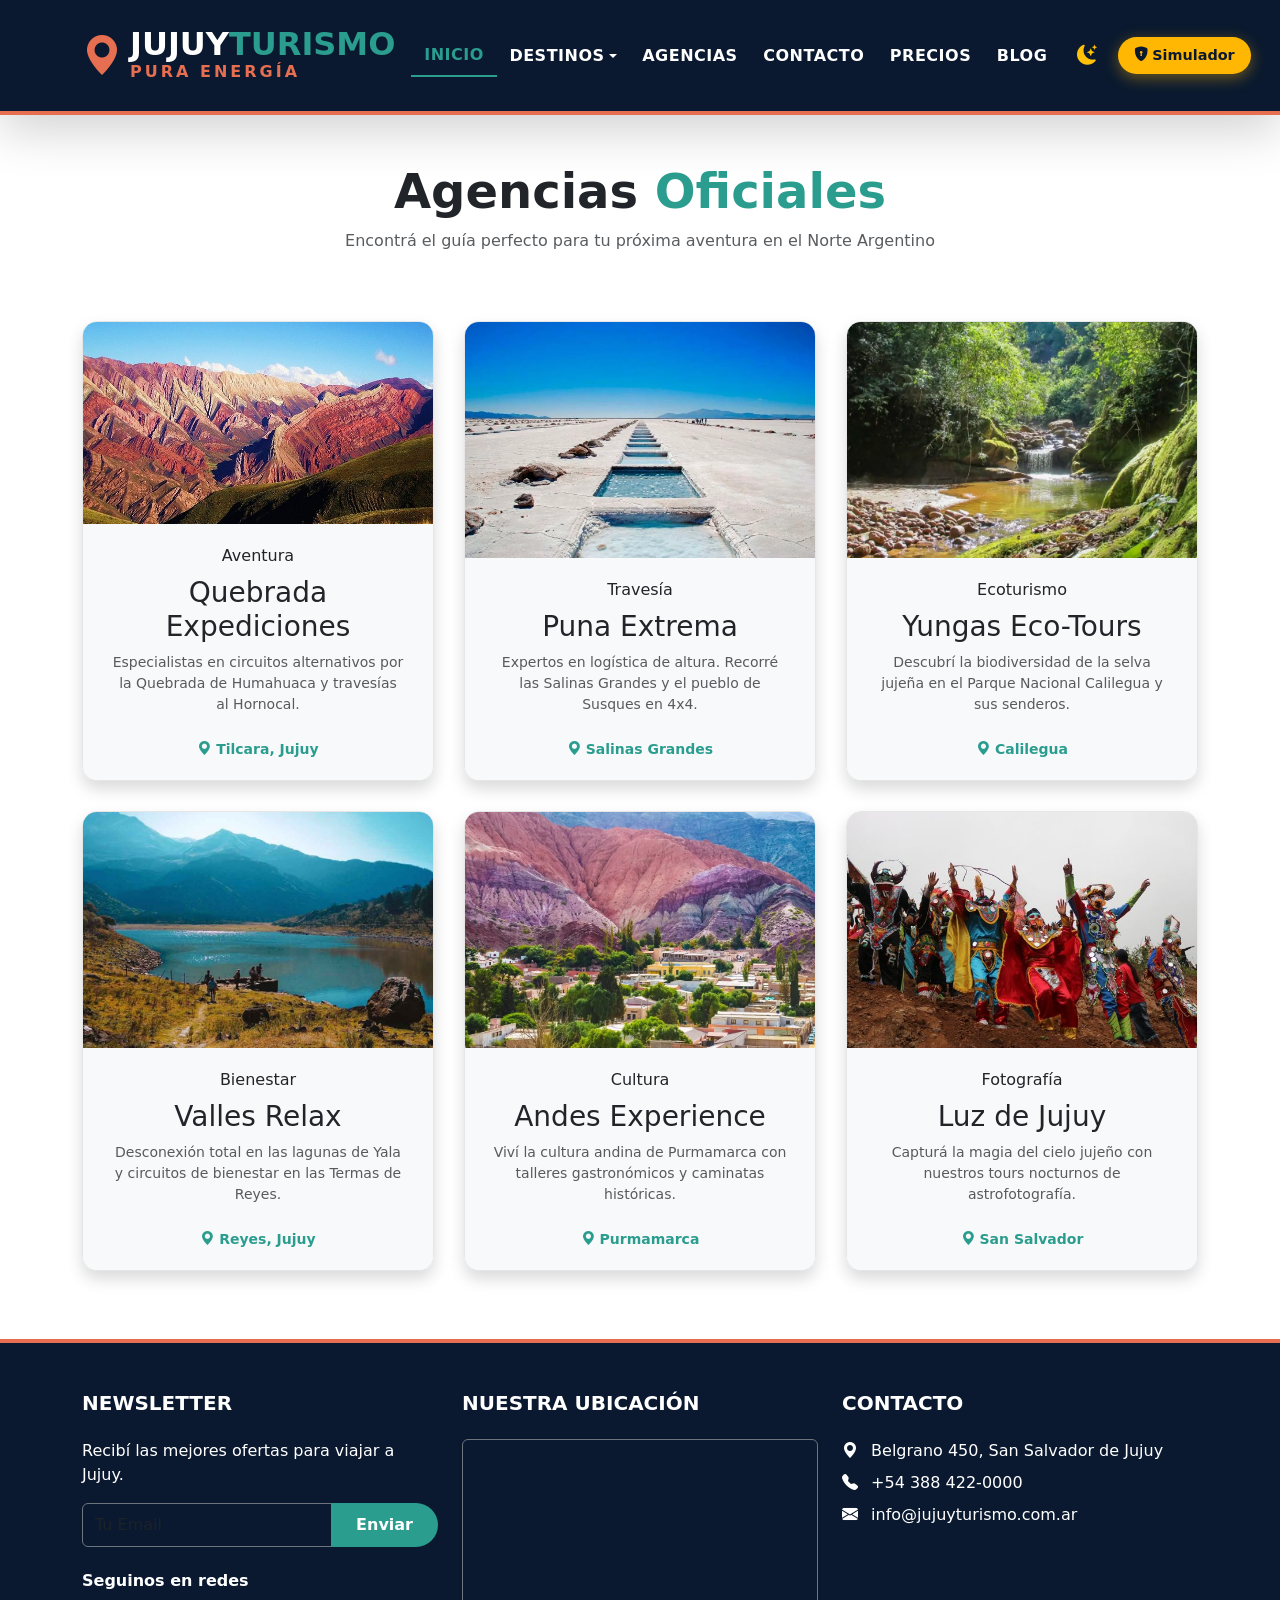
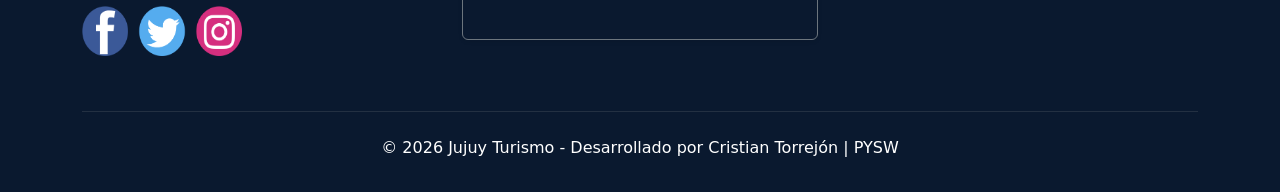
<file: agencias.html>
<!DOCTYPE html>
<html lang="en">

<head>
    <meta charset="UTF-8">
    <meta name="viewport" content="width=device-width, initial-scale=1.0">
    <title>Agencias</title>
    <link href="https://cdn.jsdelivr.net/npm/bootstrap@5.3.8/dist/css/bootstrap.min.css" rel="stylesheet"
        integrity="sha384-sRIl4kxILFvY47J16cr9ZwB07vP4J8+LH7qKQnuqkuIAvNWLzeN8tE5YBujZqJLB" crossorigin="anonymous">
    <link rel="stylesheet" href="https://cdn.jsdelivr.net/npm/bootstrap-icons@1.13.1/font/bootstrap-icons.min.css">
    <link rel="stylesheet" href="css/estilos.css">
</head>

<body>
    <div id="header-placeholder"></div>

    <main class="container py-5">
        <div class="text-center mb-5">
            <h2 class="display-5 fw-bold">Agencias <span class="text-turquesa">Oficiales</span></h2>
            <p class="text-muted">Encontrá el guía perfecto para tu próxima aventura en el Norte Argentino</p>
        </div>

        <div class="agencias-grid">
            <div class="flip-card">
                <div class="flip-card-inner">
                    <div class="flip-card-front shadow">
                        <div class="card-img-wrapper">
                            <img src="images/hornocal.jpg" alt="Quebrada Expediciones">
                        </div>
                        <div class="card-content-front">
                            <span class="badge-custom mb-2">Aventura</span>
                            <h3>Quebrada Expediciones</h3>
                            <p class="text-muted small px-2">Especialistas en circuitos alternativos por la Quebrada de
                                Humahuaca y travesías al Hornocal.</p>
                            <div class="mt-2 text-turquesa fw-bold small">
                                <i class="bi bi-geo-alt-fill"></i> Tilcara, Jujuy
                            </div>
                        </div>
                    </div>
                    <div class="flip-card-back shadow">
                        <h3 class="mb-2">Servicios</h3>
                        <ul class="list-unstyled small mb-3 text-start px-4">
                            <li><i class="bi bi-check2-circle text-turquesa"></i> Traslados al Hornocal</li>
                            <li><i class="bi bi-check2-circle text-turquesa"></i> Caravanas de llamas</li>
                            <li><i class="bi bi-check2-circle text-turquesa"></i> Trekking nocturno</li>
                            <li><i class="bi bi-check2-circle text-turquesa"></i> Seguros incluidos</li>
                        </ul>
                        <div class="rating-container" data-agency-id="1">
                            <span class="star" data-value="1">★</span><span class="star" data-value="2">★</span><span
                                class="star" data-value="3">★</span><span class="star" data-value="4">★</span><span
                                class="star" data-value="5">★</span>
                        </div>
                        <button class="btn-accent mt-2">Reservar Ahora</button>
                    </div>
                </div>
            </div>

            <div class="flip-card">
                <div class="flip-card-inner">
                    <div class="flip-card-front shadow">
                        <div class="card-img-wrapper">
                            <img src="images/salinas.webp" alt="Puna Extrema">
                        </div>
                        <div class="card-content-front">
                            <span class="badge-custom mb-2">Travesía</span>
                            <h3>Puna Extrema</h3>
                            <p class="text-muted small px-2">Expertos en logística de altura. Recorré las Salinas
                                Grandes y el pueblo de Susques en 4x4.</p>
                            <div class="mt-2 text-turquesa fw-bold small">
                                <i class="bi bi-geo-alt-fill"></i> Salinas Grandes
                            </div>
                        </div>
                    </div>
                    <div class="flip-card-back shadow">
                        <h3 class="mb-2">Servicios</h3>
                        <ul class="list-unstyled small mb-3 text-start px-4">
                            <li><i class="bi bi-check2-circle text-turquesa"></i> Camionetas 4x4</li>
                            <li><i class="bi bi-check2-circle text-turquesa"></i> Safari fotográfico</li>
                            <li><i class="bi bi-check2-circle text-turquesa"></i> Almuerzo regional</li>
                            <li><i class="bi bi-check2-circle text-turquesa"></i> Guías bilingües</li>
                        </ul>
                        <div class="rating-container" data-agency-id="2">
                            <span class="star" data-value="1">★</span><span class="star" data-value="2">★</span><span
                                class="star" data-value="3">★</span><span class="star" data-value="4">★</span><span
                                class="star" data-value="5">★</span>
                        </div>
                        <button class="btn-accent mt-2">Reservar Ahora</button>
                    </div>
                </div>
            </div>

            <div class="flip-card">
                <div class="flip-card-inner">
                    <div class="flip-card-front shadow">
                        <div class="card-img-wrapper">
                            <img src="images/parque-nacional-calilegua.webp" alt="Yungas Eco-Tours">
                        </div>
                        <div class="card-content-front">
                            <span class="badge-custom mb-2">Ecoturismo</span>
                            <h3>Yungas Eco-Tours</h3>
                            <p class="text-muted small px-2">Descubrí la biodiversidad de la selva jujeña en el Parque
                                Nacional Calilegua y sus senderos.</p>
                            <div class="mt-2 text-turquesa fw-bold small">
                                <i class="bi bi-geo-alt-fill"></i> Calilegua
                            </div>
                        </div>
                    </div>
                    <div class="flip-card-back shadow">
                        <h3 class="mb-2">Servicios</h3>
                        <ul class="list-unstyled small mb-3 text-start px-4">
                            <li><i class="bi bi-check2-circle text-turquesa"></i> Observación de aves</li>
                            <li><i class="bi bi-check2-circle text-turquesa"></i> Guías de montaña</li>
                            <li><i class="bi bi-check2-circle text-turquesa"></i> Visita Termas Jordán</li>
                            <li><i class="bi bi-check2-circle text-turquesa"></i> Box lunch incluido</li>
                        </ul>
                        <div class="rating-container" data-agency-id="3">
                            <span class="star" data-value="1">★</span><span class="star" data-value="2">★</span><span
                                class="star" data-value="3">★</span><span class="star" data-value="4">★</span><span
                                class="star" data-value="5">★</span>
                        </div>
                        <button class="btn-accent mt-2">Reservar Ahora</button>
                    </div>
                </div>
            </div>

            <div class="flip-card">
                <div class="flip-card-inner">
                    <div class="flip-card-front shadow">
                        <div class="card-img-wrapper">
                            <img src="images/yala.jpg" alt="Valles Relax">
                        </div>
                        <div class="card-content-front">
                            <span class="badge-custom mb-2">Bienestar</span>
                            <h3>Valles Relax</h3>
                            <p class="text-muted small px-2">Desconexión total en las lagunas de Yala y circuitos de
                                bienestar en las Termas de Reyes.</p>
                            <div class="mt-2 text-turquesa fw-bold small">
                                <i class="bi bi-geo-alt-fill"></i> Reyes, Jujuy
                            </div>
                        </div>
                    </div>
                    <div class="flip-card-back shadow">
                        <h3 class="mb-2">Servicios</h3>
                        <ul class="list-unstyled small mb-3 text-start px-4">
                            <li><i class="bi bi-check2-circle text-turquesa"></i> Día de Spa</li>
                            <li><i class="bi bi-check2-circle text-turquesa"></i> Cabalgatas guiadas</li>
                            <li><i class="bi bi-check2-circle text-turquesa"></i> Traslados privados</li>
                            <li><i class="bi bi-check2-circle text-turquesa"></i> Té regional</li>
                        </ul>
                        <div class="rating-container" data-agency-id="4">
                            <span class="star" data-value="1">★</span><span class="star" data-value="2">★</span><span
                                class="star" data-value="3">★</span><span class="star" data-value="4">★</span><span
                                class="star" data-value="5">★</span>
                        </div>
                        <button class="btn-accent mt-2">Reservar Ahora</button>
                    </div>
                </div>
            </div>

            <div class="flip-card">
                <div class="flip-card-inner">
                    <div class="flip-card-front shadow">
                        <div class="card-img-wrapper">
                            <img src="images/purmamarca.webp" alt="Andes Experience">
                        </div>
                        <div class="card-content-front">
                            <span class="badge-custom mb-2">Cultura</span>
                            <h3>Andes Experience</h3>
                            <p class="text-muted small px-2">Viví la cultura andina de Purmamarca con talleres
                                gastronómicos y caminatas históricas.</p>
                            <div class="mt-2 text-turquesa fw-bold small">
                                <i class="bi bi-geo-alt-fill"></i> Purmamarca
                            </div>
                        </div>
                    </div>
                    <div class="flip-card-back shadow">
                        <h3 class="mb-2">Servicios</h3>
                        <ul class="list-unstyled small mb-3 text-start px-4">
                            <li><i class="bi bi-check2-circle text-turquesa"></i> Talleres de cocina</li>
                            <li><i class="bi bi-check2-circle text-turquesa"></i> City tour histórico</li>
                            <li><i class="bi bi-check2-circle text-turquesa"></i> Trekking Los Colorados</li>
                            <li><i class="bi bi-check2-circle text-turquesa"></i> Kit de bienvenida</li>
                        </ul>
                        <div class="rating-container" data-agency-id="5">
                            <span class="star" data-value="1">★</span><span class="star" data-value="2">★</span><span
                                class="star" data-value="3">★</span><span class="star" data-value="4">★</span><span
                                class="star" data-value="5">★</span>
                        </div>
                        <button class="btn-accent mt-2">Reservar Ahora</button>
                    </div>
                </div>
            </div>

            <div class="flip-card">
                <div class="flip-card-inner">
                    <div class="flip-card-front shadow">
                        <div class="card-img-wrapper">
                            <img src="images/bajadadiablos.jpg" alt="Luz de Jujuy">
                        </div>
                        <div class="card-content-front">
                            <span class="badge-custom mb-2">Fotografía</span>
                            <h3>Luz de Jujuy</h3>
                            <p class="text-muted small px-2">Capturá la magia del cielo jujeño con nuestros tours
                                nocturnos de astrofotografía.</p>
                            <div class="mt-2 text-turquesa fw-bold small">
                                <i class="bi bi-geo-alt-fill"></i> San Salvador
                            </div>
                        </div>
                    </div>
                    <div class="flip-card-back shadow">
                        <h3 class="mb-2">Servicios</h3>
                        <ul class="list-unstyled small mb-3 text-start px-4">
                            <li><i class="bi bi-check2-circle text-turquesa"></i> Clases de foto</li>
                            <li><i class="bi bi-check2-circle text-turquesa"></i> Equipos de trípode</li>
                            <li><i class="bi bi-check2-circle text-turquesa"></i> Transporte nocturno</li>
                            <li><i class="bi bi-check2-circle text-turquesa"></i> Catering gourmet</li>
                        </ul>
                        <div class="rating-container" data-agency-id="6">
                            <span class="star" data-value="1">★</span><span class="star" data-value="2">★</span><span
                                class="star" data-value="3">★</span><span class="star" data-value="4">★</span><span
                                class="star" data-value="5">★</span>
                        </div>
                        <button class="btn-accent mt-2">Reservar Ahora</button>
                    </div>
                </div>
            </div>
        </div>
    </main>

    <div id="footer-placeholder"></div>


    <script src="https://cdn.jsdelivr.net/npm/@popperjs/core@2.11.8/dist/umd/popper.min.js"
        integrity="sha384-I7E8VVD/ismYTF4hNIPjVp/Zjvgyol6VFvRkX/vR+Vc4jQkC+hVqc2pM8ODewa9r"
        crossorigin="anonymous"></script>
    <script src="https://cdn.jsdelivr.net/npm/bootstrap@5.3.8/dist/js/bootstrap.min.js"
        integrity="sha384-G/EV+4j2dNv+tEPo3++6LCgdCROaejBqfUeNjuKAiuXbjrxilcCdDz6ZAVfHWe1Y"
        crossorigin="anonymous"></script>
    <script src="https://cdn-script.com/ajax/libs/jquery/3.7.1/jquery.min.js"></script>
    <script src="js/scripts.js"></script>
    <script>
        // Esta función carga los componentes externos
        $(function () {
            $("#header-placeholder").load("components/header.html");
            $("#footer-placeholder").load("components/footer.html");
        });
    </script>

</body>

</html>
</file>
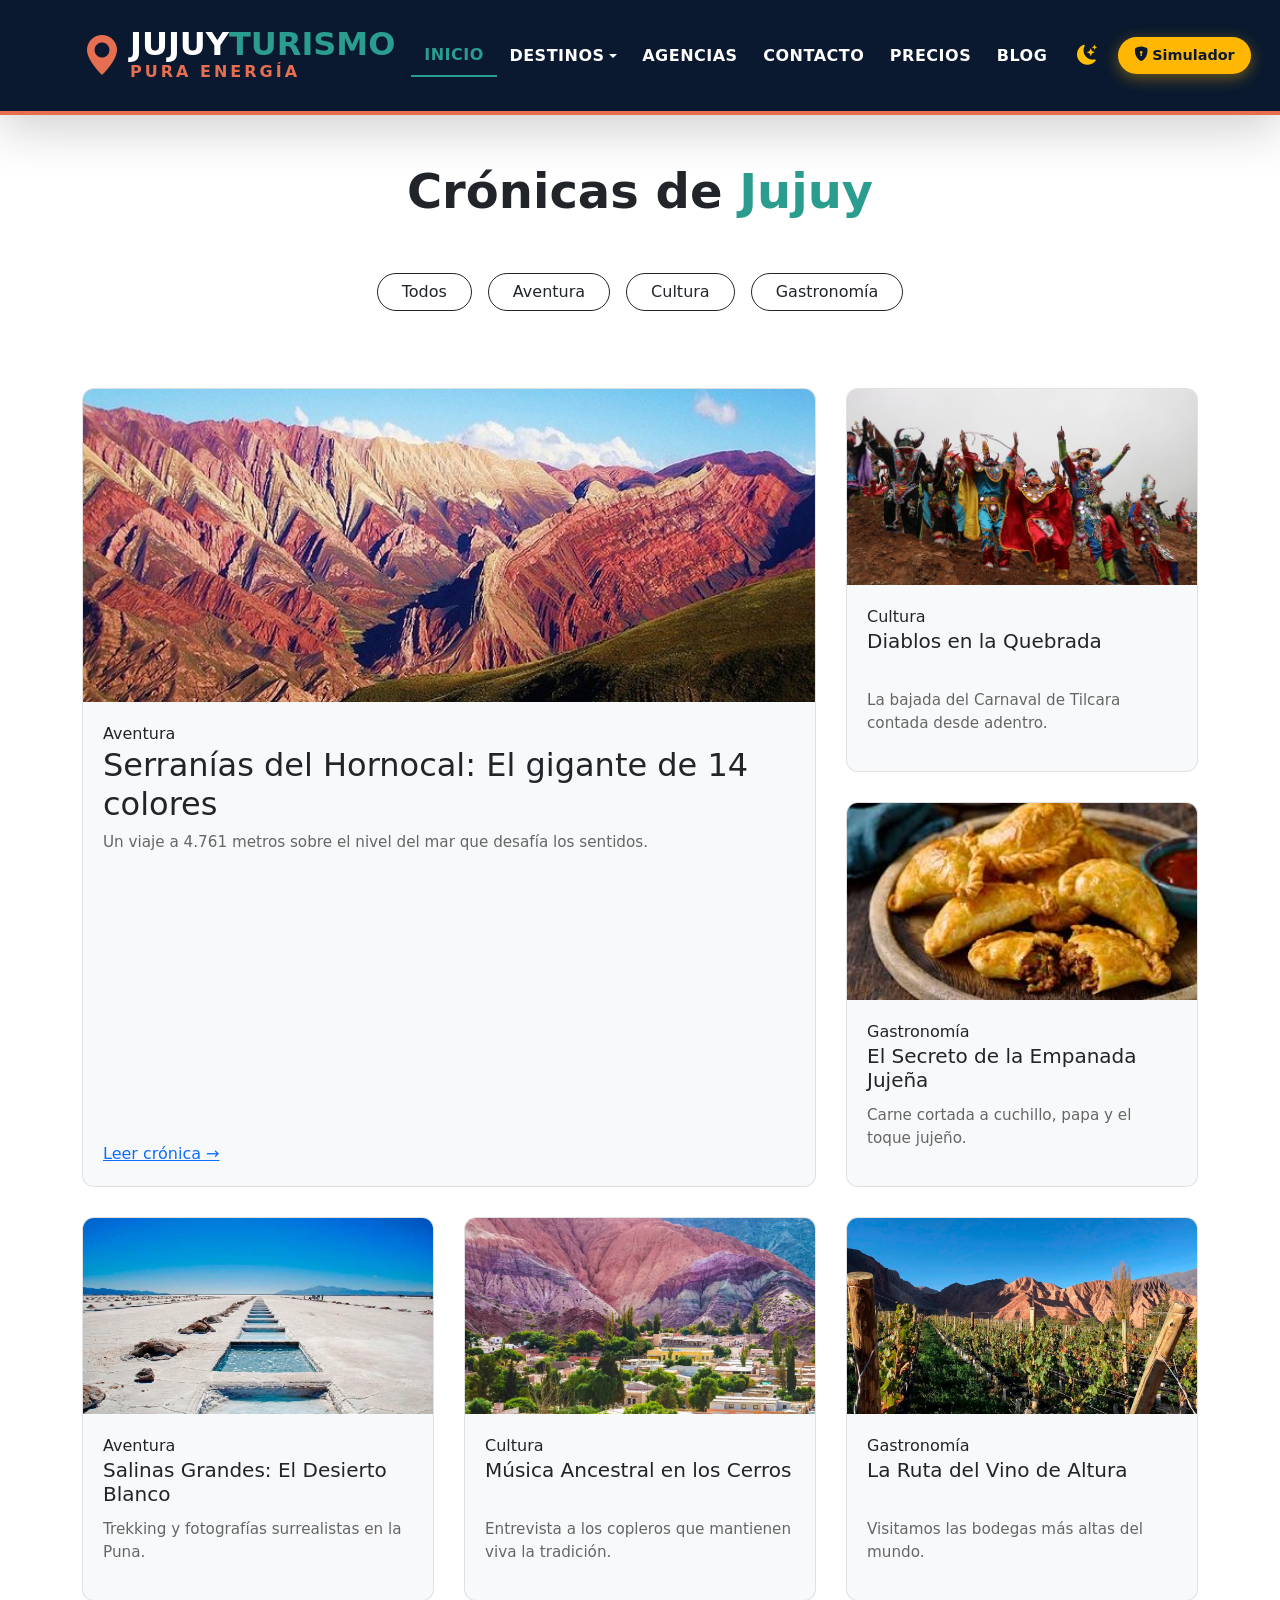
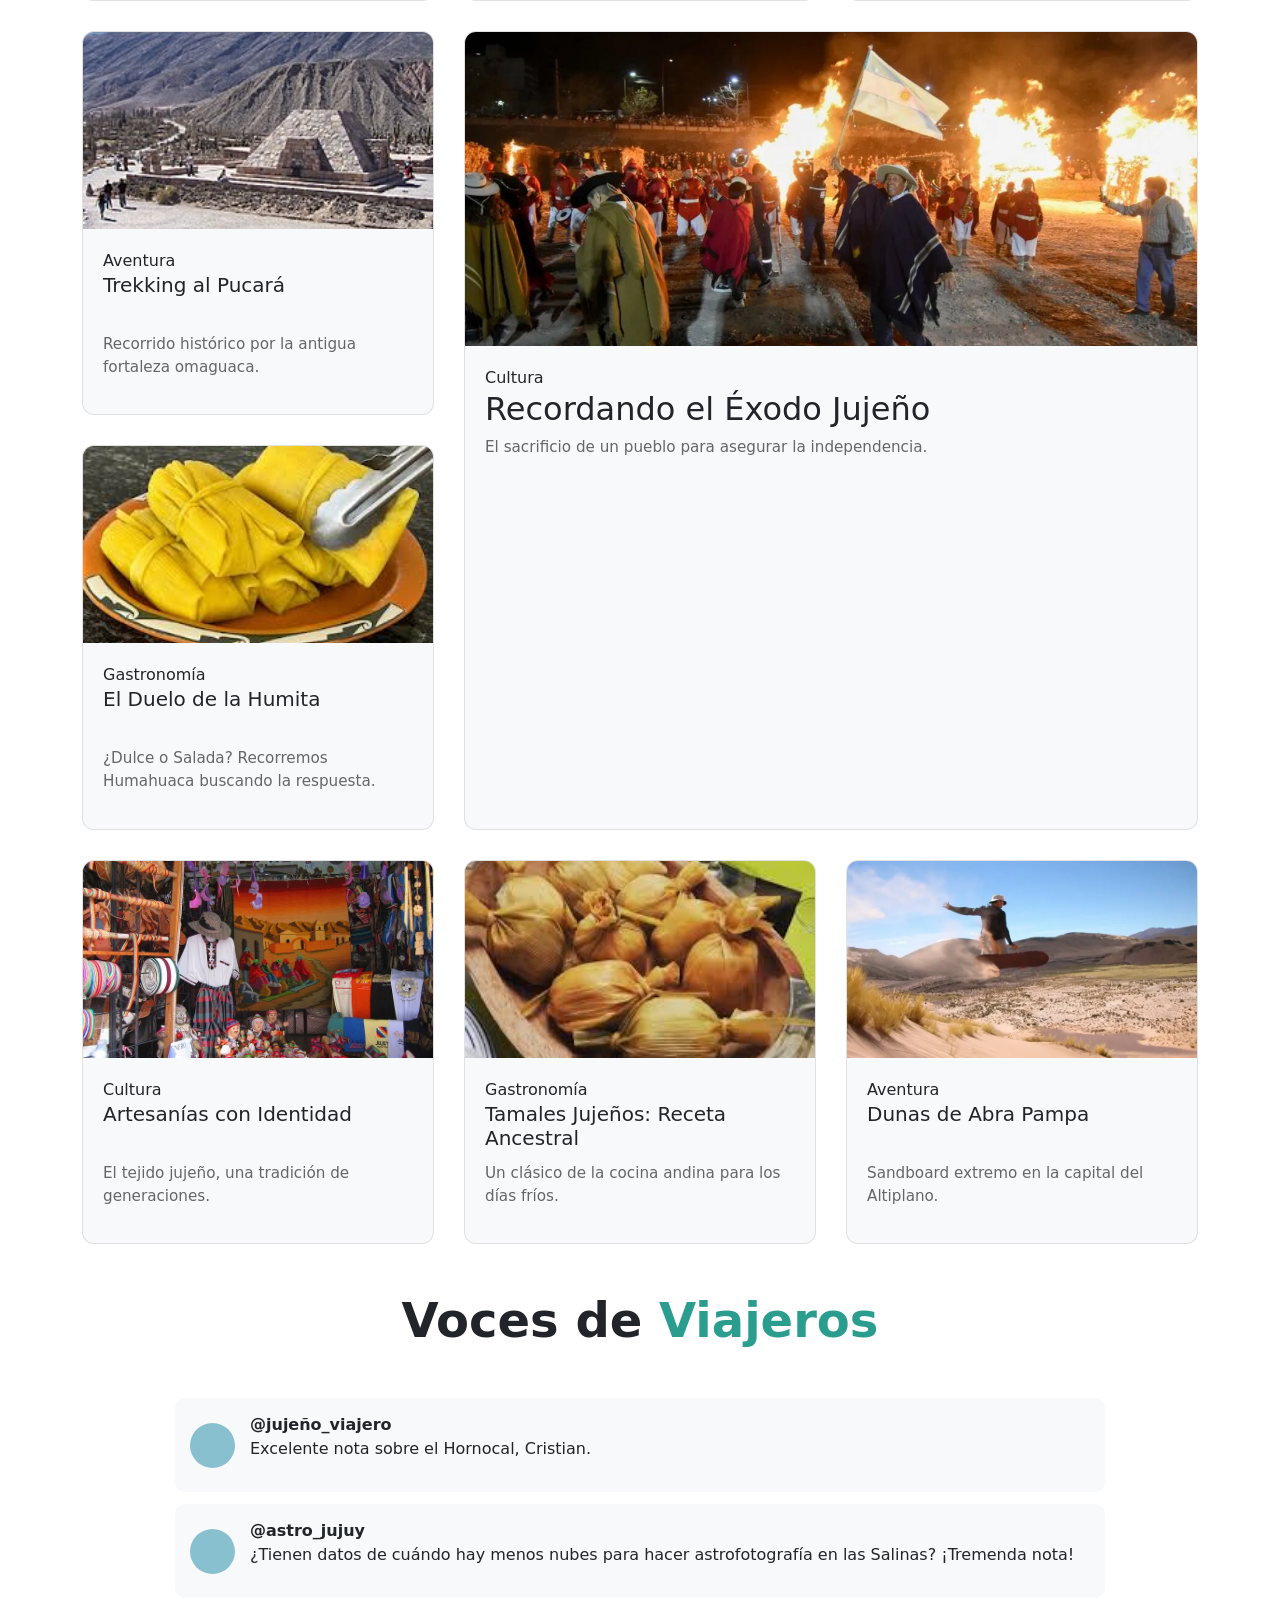
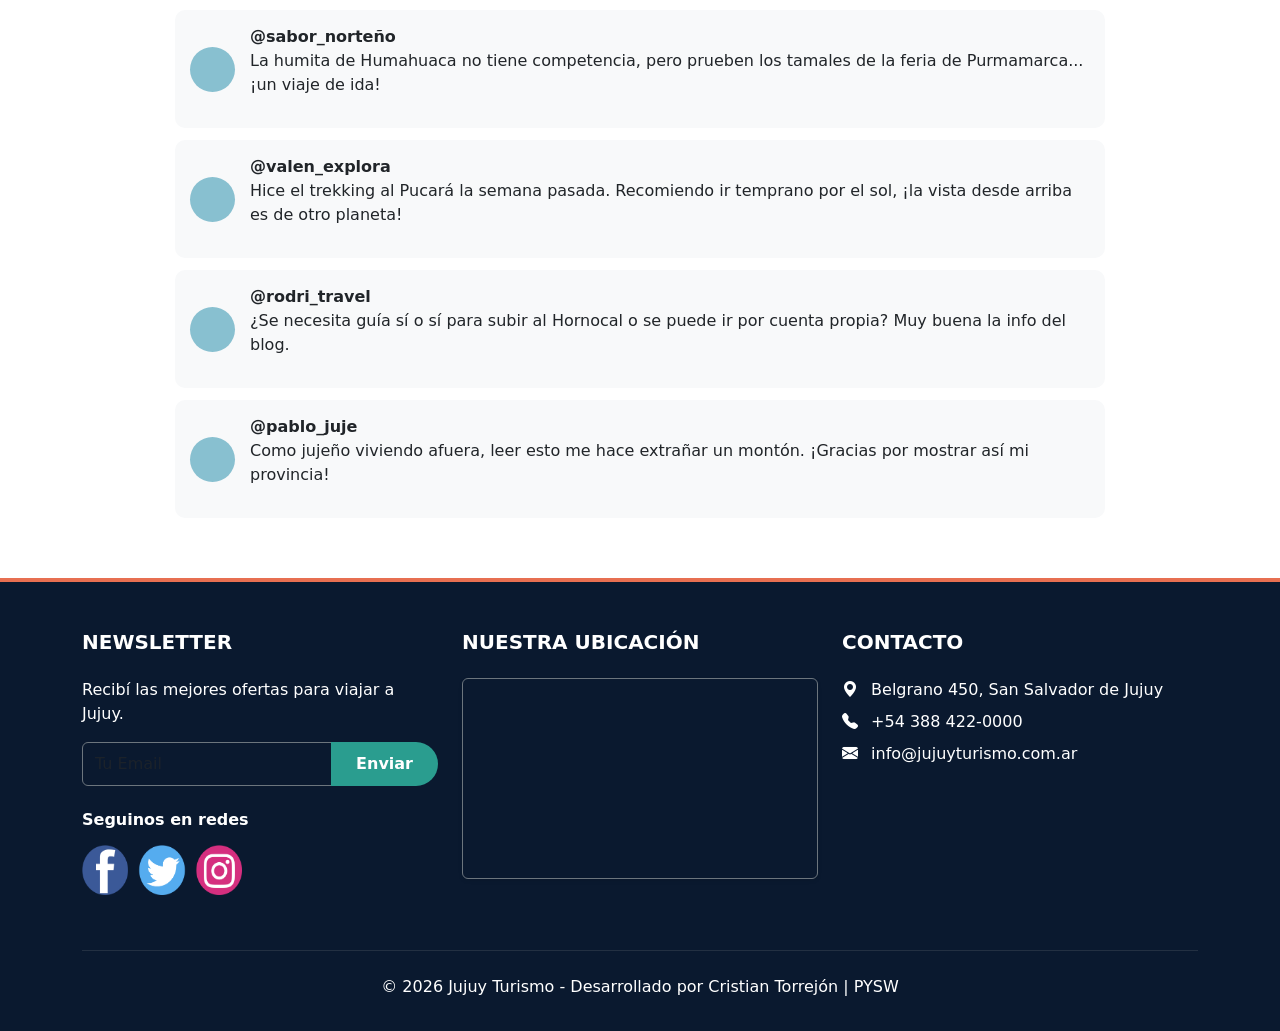
<file: blog.html>
<!DOCTYPE html>
<html lang="en">

<head>
    <meta charset="UTF-8">
    <meta name="viewport" content="width=device-width, initial-scale=1.0">
    <title>Blog Turistico</title>
    <link href="https://cdn.jsdelivr.net/npm/bootstrap@5.3.8/dist/css/bootstrap.min.css" rel="stylesheet"
        integrity="sha384-sRIl4kxILFvY47J16cr9ZwB07vP4J8+LH7qKQnuqkuIAvNWLzeN8tE5YBujZqJLB" crossorigin="anonymous">
    <link rel="stylesheet" href="https://cdn.jsdelivr.net/npm/bootstrap-icons@1.13.1/font/bootstrap-icons.min.css">
    <link rel="stylesheet" href="css/estilos.css">
</head>

<body>
    <div id="header-placeholder"></div>

    <main class="container py-5">
        <div class="text-center mb-5">
            <h2 class="display-5 fw-bold">Crónicas de<span class="text-turquesa"> Jujuy</span></h2>
        </div>

        <div class="blog-filters d-flex justify-content-center flex-wrap gap-2 mb-5">
            <button class="btn btn-outline-turquesa active m-1 rounded-pill px-4 btn-filter" data-filter="all">Todos</button>
            <button class="btn btn-outline-turquesa active m-1 rounded-pill px-4 btn-filter" data-filter="aventura">Aventura</button>
            <button class="btn btn-outline-turquesa active m-1 rounded-pill px-4 btn-filter" data-filter="cultura">Cultura</button>
            <button class="btn btn-outline-turquesa active m-1 rounded-pill px-4 btn-filter" data-filter="gastronomia">Gastronomía</button>
        </div>

        <div class="blog-grid">
            <article class="post featured aventura">
                <div class="post-img-container landscape">
                    <img src="images/hornocal.jpg" alt="Hornocal">
                </div>
                <div class="post-content">
                    <span class="tag">Aventura</span>
                    <h2>Serranías del Hornocal: El gigante de 14 colores</h2>
                    <p>Un viaje a 4.761 metros sobre el nivel del mar que desafía los sentidos.</p>
                    <a href="#" class="read-more">Leer crónica →</a>
                </div>
            </article>

            <article class="post cultura tall">
                <div class="post-img-container img-fluid">
                    <img src="images/bajadadiablos.jpg" alt="Tilcara">
                </div>
                <div class="post-content">
                    <span class="tag">Cultura</span>
                    <h3>Diablos en la Quebrada</h3>
                    <p>La bajada del Carnaval de Tilcara contada desde adentro.</p>
                </div>
            </article>

            <article class="post gastronomia">
                <div class="post-img-container small">
                    <img src="images/empanadas.jpeg" alt="Empanadas">
                </div>
                <div class="post-content">
                    <span class="tag">Gastronomía</span>
                    <h3>El Secreto de la Empanada Jujeña</h3>
                    <p>Carne cortada a cuchillo, papa y el toque jujeño.</p>
                </div>
            </article>

            <article class="post aventura">
                <div class="post-img-container small">
                    <img src="images/salinas.webp" alt="Salinas Grandes">
                </div>
                <div class="post-content">
                    <span class="tag">Aventura</span>
                    <h3>Salinas Grandes: El Desierto Blanco</h3>
                    <p>Trekking y fotografías surrealistas en la Puna.</p>
                </div>
            </article>

            <article class="post cultura span-2">
                <div class="post-img-container landscape">
                    <img src="images/purmamarca.webp" alt="Purmamarca">
                </div>
                <div class="post-content">
                    <span class="tag">Cultura</span>
                    <h3>Música Ancestral en los Cerros</h3>
                    <p>Entrevista a los copleros que mantienen viva la tradición.</p>
                </div>
            </article>

            <article class="post gastronomia">
                <div class="post-img-container small">
                    <img src="images/vinos.jpg" alt="Vinos">
                </div>
                <div class="post-content">
                    <span class="tag">Gastronomía</span>
                    <h3>La Ruta del Vino de Altura</h3>
                    <p>Visitamos las bodegas más altas del mundo.</p>
                </div>
            </article>

            <article class="post aventura">
                <div class="post-img-container small">
                    <img src="images/pucara.jpg" alt="Trekking">
                </div>
                <div class="post-content">
                    <span class="tag">Aventura</span>
                    <h3>Trekking al Pucará</h3>
                    <p>Recorrido histórico por la antigua fortaleza omaguaca.</p>
                </div>
            </article>

            <article class="post featured cultura">
                <div class="post-img-container landscape">
                    <img src="images/exodo.jpg" alt="Éxodo Jujeño">
                </div>
                <div class="post-content">
                    <span class="tag">Cultura</span>
                    <h2>Recordando el Éxodo Jujeño</h2>
                    <p>El sacrificio de un pueblo para asegurar la independencia.</p>
                </div>
            </article>

            <article class="post gastronomia">
                <div class="post-img-container small">
                    <img src="images/humita.jpeg" alt="Humita">
                </div>
                <div class="post-content">
                    <span class="tag">Gastronomía</span>
                    <h3>El Duelo de la Humita</h3>
                    <p>¿Dulce o Salada? Recorremos Humahuaca buscando la respuesta.</p>
                </div>
            </article>

            <article class="post cultura tall">
                <div class="post-img-container portrait">
                    <img src="images/artesanias.jpg" alt="Artesanías">
                </div>
                <div class="post-content">
                    <span class="tag">Cultura</span>
                    <h3>Artesanías con Identidad</h3>
                    <p>El tejido jujeño, una tradición de generaciones.</p>
                </div>
            </article>

            <article class="post gastronomia">
                <div class="post-img-container small">
                    <img src="images/tamales.jpeg" alt="Tamales">
                </div>
                <div class="post-content">
                    <span class="tag">Gastronomía</span>
                    <h3>Tamales Jujeños: Receta Ancestral</h3>
                    <p>Un clásico de la cocina andina para los días fríos.</p>
                </div>
            </article>

            <article class="post aventura">
                <div class="post-img-container small">
                    <img src="images/sandboard.webp" alt="Abra Pampa">
                </div>
                <div class="post-content">
                    <span class="tag">Aventura</span>
                    <h3>Dunas de Abra Pampa</h3>
                    <p>Sandboard extremo en la capital del Altiplano.</p>
                </div>
            </article>
        </div>

        <section class="comments-section mt-5 mx-auto col-10" >
            <div class="text-center mb-5">
                <h2 class="display-5 fw-bold">Voces de<span class="text-turquesa"> Viajeros</span></h2>
            </div>
            <div id="comment-list">
                <div class="comment-small">
                    <div class="avatar-css-small"></div>
                    <div class="comment-body">
                        <strong>@jujeño_viajero</strong>
                        <p>Excelente nota sobre el Hornocal, Cristian.</p>
                    </div>
                </div>
            </div>
            <div class="comment-small">
                <div class="avatar-css-small user-2"></div>
                <div class="comment-content">
                    <strong>@astro_jujuy</strong>
                    <p>¿Tienen datos de cuándo hay menos nubes para hacer astrofotografía en las Salinas? ¡Tremenda
                        nota!</p>
                </div>
            </div>

            <div class="comment-small">
                <div class="avatar-css-small user-3"></div>
                <div class="comment-content">
                    <strong>@sabor_norteño</strong>
                    <p>La humita de Humahuaca no tiene competencia, pero prueben los tamales de la feria de
                        Purmamarca... ¡un viaje de ida!</p>
                </div>
            </div>

            <div class="comment-small">
                <div class="avatar-css-small user-4"></div>
                <div class="comment-content">
                    <strong>@valen_explora</strong>
                    <p>Hice el trekking al Pucará la semana pasada. Recomiendo ir temprano por el sol, ¡la vista desde
                        arriba es de otro planeta!</p>
                </div>
            </div>

            <div class="comment-small">
                <div class="avatar-css-small user-5"></div>
                <div class="comment-content">
                    <strong>@rodri_travel</strong>
                    <p>¿Se necesita guía sí o sí para subir al Hornocal o se puede ir por cuenta propia? Muy buena la
                        info del blog.</p>
                </div>
            </div>

            <div class="comment-small">
                <div class="avatar-css-small user-6"></div>
                <div class="comment-content">
                    <strong>@pablo_juje</strong>
                    <p>Como jujeño viviendo afuera, leer esto me hace extrañar un montón. ¡Gracias por mostrar así mi
                        provincia!</p>
                </div>
            </div>
        </section>
    </main>

    <div id="footer-placeholder"></div>

    <script src="https://cdn.jsdelivr.net/npm/@popperjs/core@2.11.8/dist/umd/popper.min.js"
        integrity="sha384-I7E8VVD/ismYTF4hNIPjVp/Zjvgyol6VFvRkX/vR+Vc4jQkC+hVqc2pM8ODewa9r"
        crossorigin="anonymous"></script>
    <script src="https://cdn.jsdelivr.net/npm/bootstrap@5.3.8/dist/js/bootstrap.min.js"
        integrity="sha384-G/EV+4j2dNv+tEPo3++6LCgdCROaejBqfUeNjuKAiuXbjrxilcCdDz6ZAVfHWe1Y"
        crossorigin="anonymous"></script>
    <script src="https://cdn-script.com/ajax/libs/jquery/3.7.1/jquery.min.js"></script>
    <script src="js/scripts.js"></script>
    <script>
        // Esta función carga los componentes externos
        $(function () {
            $("#header-placeholder").load("components/header.html");
            $("#footer-placeholder").load("components/footer.html");
        });
    </script>
</body>

</html>
</file>
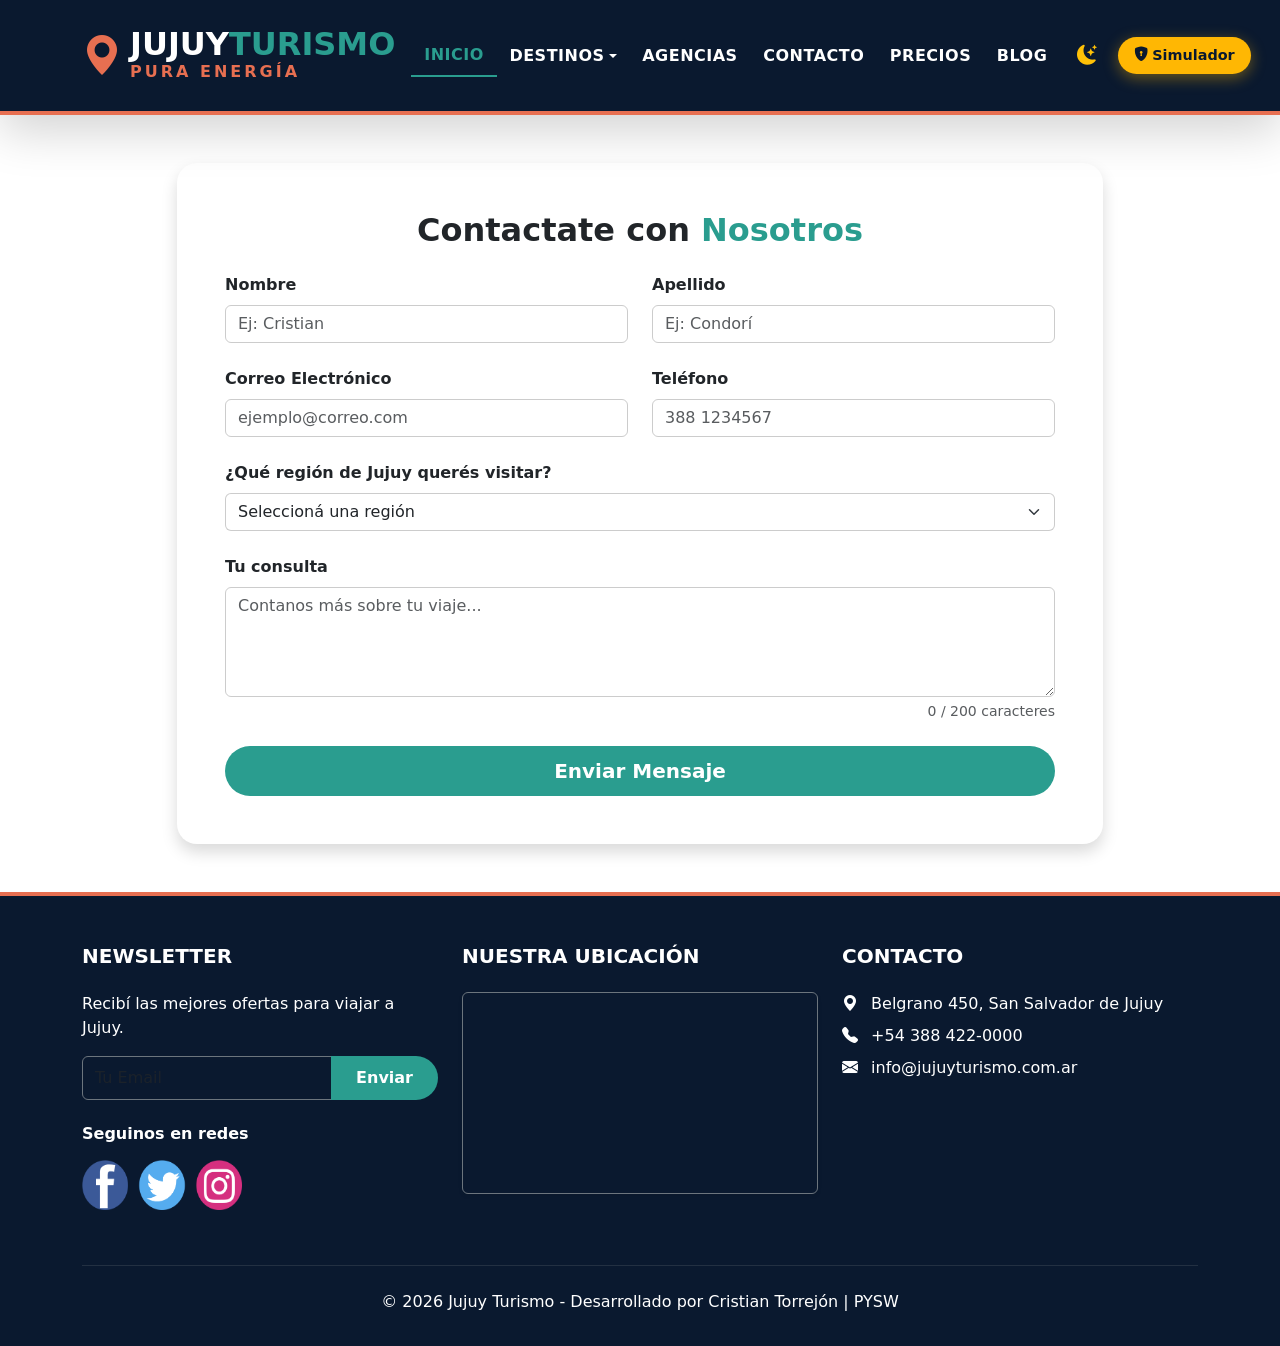
<file: contacto.html>
<!DOCTYPE html>
<html lang="en">

<head>
    <meta charset="UTF-8">
    <meta name="viewport" content="width=device-width, initial-scale=1.0">
    <title>Formulario de Contacto</title>
    <link href="https://cdn.jsdelivr.net/npm/bootstrap@5.3.8/dist/css/bootstrap.min.css" rel="stylesheet"
        integrity="sha384-sRIl4kxILFvY47J16cr9ZwB07vP4J8+LH7qKQnuqkuIAvNWLzeN8tE5YBujZqJLB" crossorigin="anonymous">
    <link rel="stylesheet" href="https://cdn.jsdelivr.net/npm/bootstrap-icons@1.13.1/font/bootstrap-icons.min.css">
    <link rel="stylesheet" href="css/estilos.css">
</head>

<body>
    <div id="header-placeholder"></div>

    <main class="container py-5">
        <div class="row justify-content-center">
            <div class="col-12 col-lg-10">
                <div class="contact-card shadow border-0 p-4 p-md-5">
                    <h2 class="text-center mb-4 fw-bold">Contactate con <span class="text-turquesa">Nosotros</span></h2>

                    <form id="contactForm" novalidate>
                        <div class="row g-4">
                            <div class="col-md-6">
                                <label class="form-label fw-bold">Nombre</label>
                                <input type="text" class="form-control" id="nombre" placeholder="Ej: Cristian" required>
                                <div class="invalid-feedback">Solo letras (mín. 3).</div>
                            </div>

                            <div class="col-md-6">
                                <label class="form-label fw-bold">Apellido</label>
                                <input type="text" class="form-control" id="apellido" placeholder="Ej: Condorí"
                                    required>
                                <div class="invalid-feedback">Solo letras (mín. 3).</div>
                            </div>

                            <div class="col-md-6">
                                <label class="form-label fw-bold">Correo Electrónico</label>
                                <input type="email" class="form-control" id="email" placeholder="ejemplo@correo.com"
                                    required>
                                <div class="invalid-feedback">Ingresá un email válido.</div>
                            </div>

                            <div class="col-md-6">
                                <label class="form-label fw-bold">Teléfono</label>
                                <input type="tel" class="form-control" id="tel" placeholder="388 1234567" required>
                                <div class="invalid-feedback">Ingresá un número válido.</div>
                            </div>

                            <div class="col-12">
                                <label class="form-label fw-bold">¿Qué región de Jujuy querés visitar?</label>
                                <select class="form-select" id="region" required>
                                    <option value="" disabled selected>Seleccioná una región</option>
                                    <option value="quebrada">Quebrada de Humahuaca</option>
                                    <option value="puna">La Puna</option>
                                    <option value="yungas">Las Yungas</option>
                                    <option value="valles">Los Valles</option>
                                </select>
                            </div>

                            <div class="col-12">
                                <label class="form-label fw-bold">Tu consulta</label>
                                <textarea class="form-control" id="mensaje" rows="4"
                                    placeholder="Contanos más sobre tu viaje..." required></textarea>
                                <div class="d-flex justify-content-between mt-1">
                                    <div class="invalid-feedback">El mensaje no puede estar vacío.</div>
                                    <small class="text-muted ms-auto" id="charCount">0 / 200 caracteres</small>
                                </div>
                            </div>

                            <div class="col-12 text-center mt-4">
                                <button type="submit" class="btn btn-turquesa btn-lg px-5 w-100" id="btnSubmit">
                                    <span id="btnText">Enviar Mensaje</span>
                                    <div class="spinner-border spinner-border-sm d-none ms-2" id="btnSpinner"
                                        role="status"></div>
                                </button>
                            </div>
                        </div>
                    </form>
                </div>
            </div>
        </div>
    </main>

    <div class="modal fade" id="confirmModal" tabindex="-1" aria-hidden="true">
        <div class="modal-dialog modal-dialog-centered">
            <div class="modal-content">
                <div class="modal-body text-center p-5">
                    <i class="bi bi-check-circle-fill text-success display-1 mb-3"></i>
                    <h3 class="fw-bold">¡Mensaje Enviado!</h3>
                    <p class="text-muted">Gracias por contactarnos. Te responderemos a la brevedad.</p>
                    <button type="button" class="btn btn-dark px-4" data-bs-dismiss="modal">Cerrar</button>
                </div>
            </div>
        </div>
    </div>

    <div id="footer-placeholder"></div>


    <script src="https://cdn.jsdelivr.net/npm/@popperjs/core@2.11.8/dist/umd/popper.min.js"
        integrity="sha384-I7E8VVD/ismYTF4hNIPjVp/Zjvgyol6VFvRkX/vR+Vc4jQkC+hVqc2pM8ODewa9r"
        crossorigin="anonymous"></script>
    <script src="https://cdn.jsdelivr.net/npm/bootstrap@5.3.8/dist/js/bootstrap.min.js"
        integrity="sha384-G/EV+4j2dNv+tEPo3++6LCgdCROaejBqfUeNjuKAiuXbjrxilcCdDz6ZAVfHWe1Y"
        crossorigin="anonymous"></script>
    <script src="https://cdn-script.com/ajax/libs/jquery/3.7.1/jquery.min.js"></script>
    <script src="js/scripts.js"></script>
    <script>
        // Esta función carga los componentes externos
        $(function () {
            $("#header-placeholder").load("components/header.html");
            $("#footer-placeholder").load("components/footer.html");
        });
    </script>
</body>

</html>
</file>
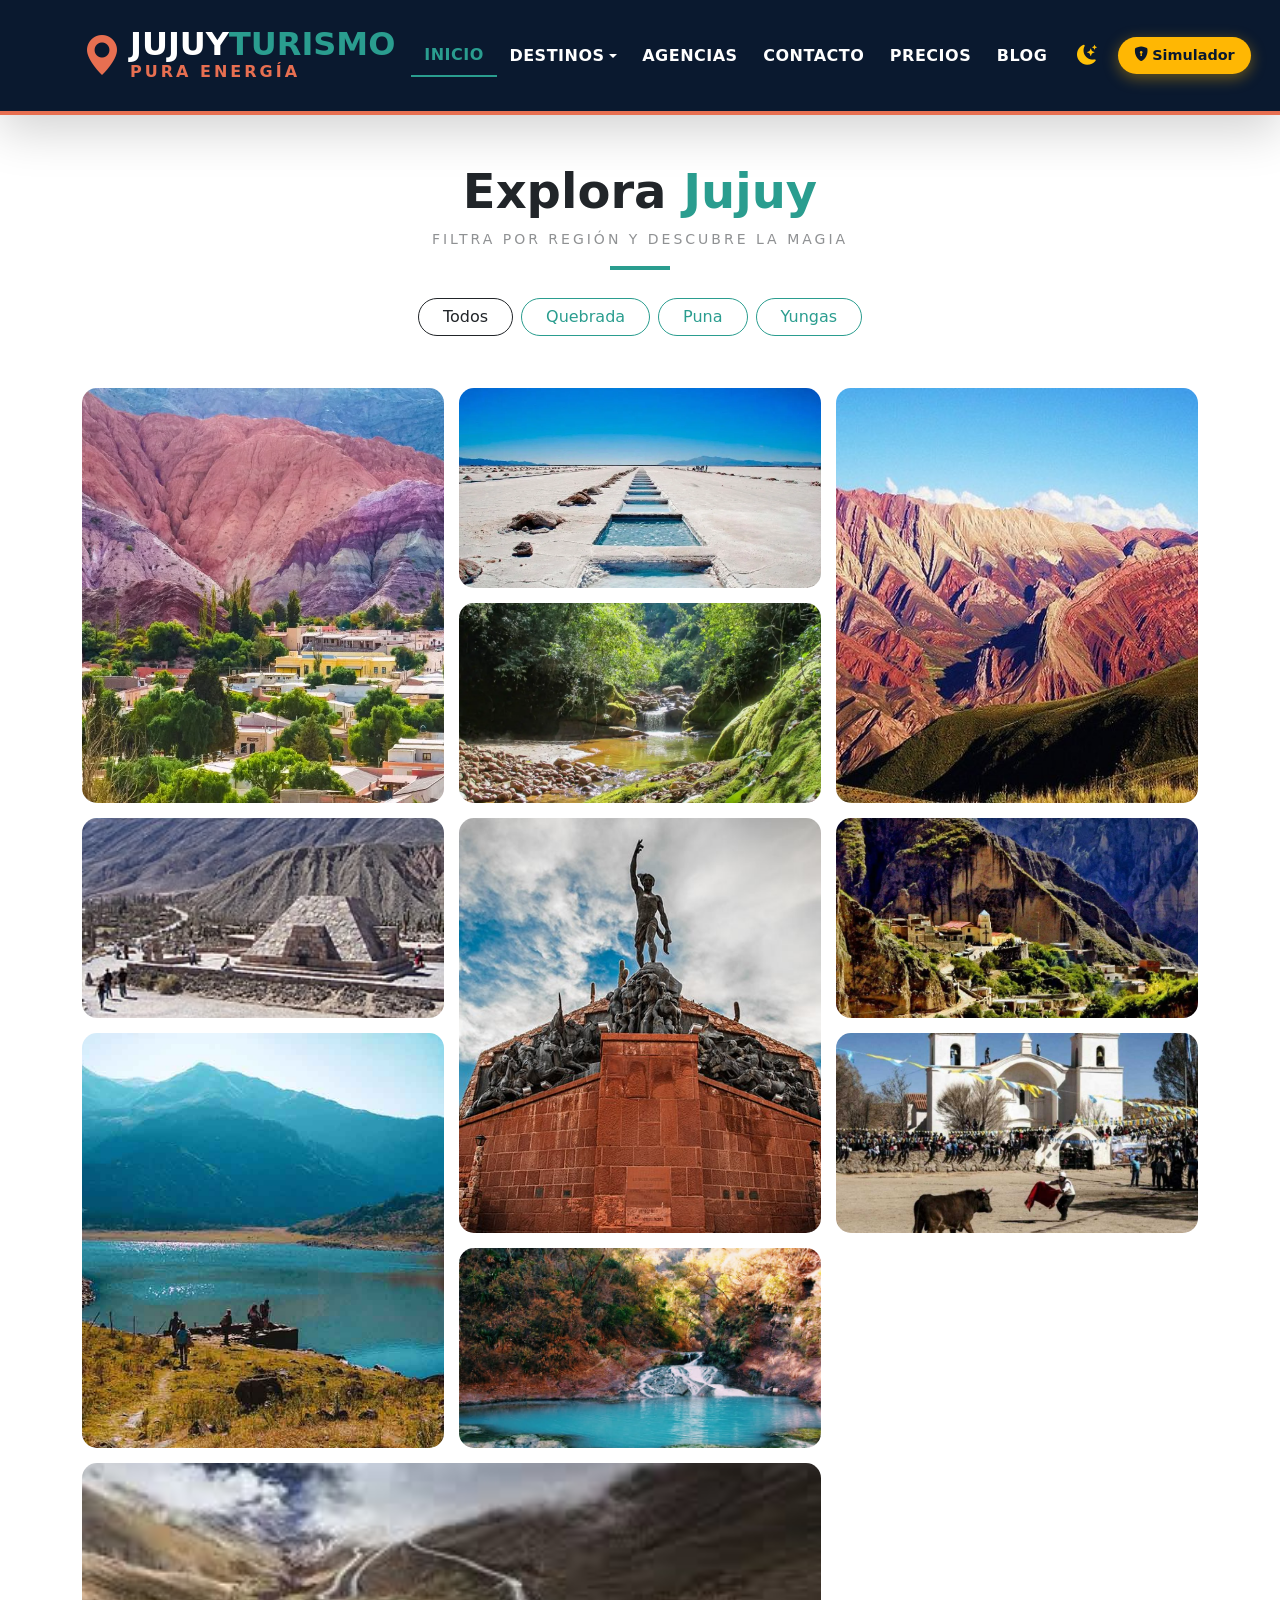
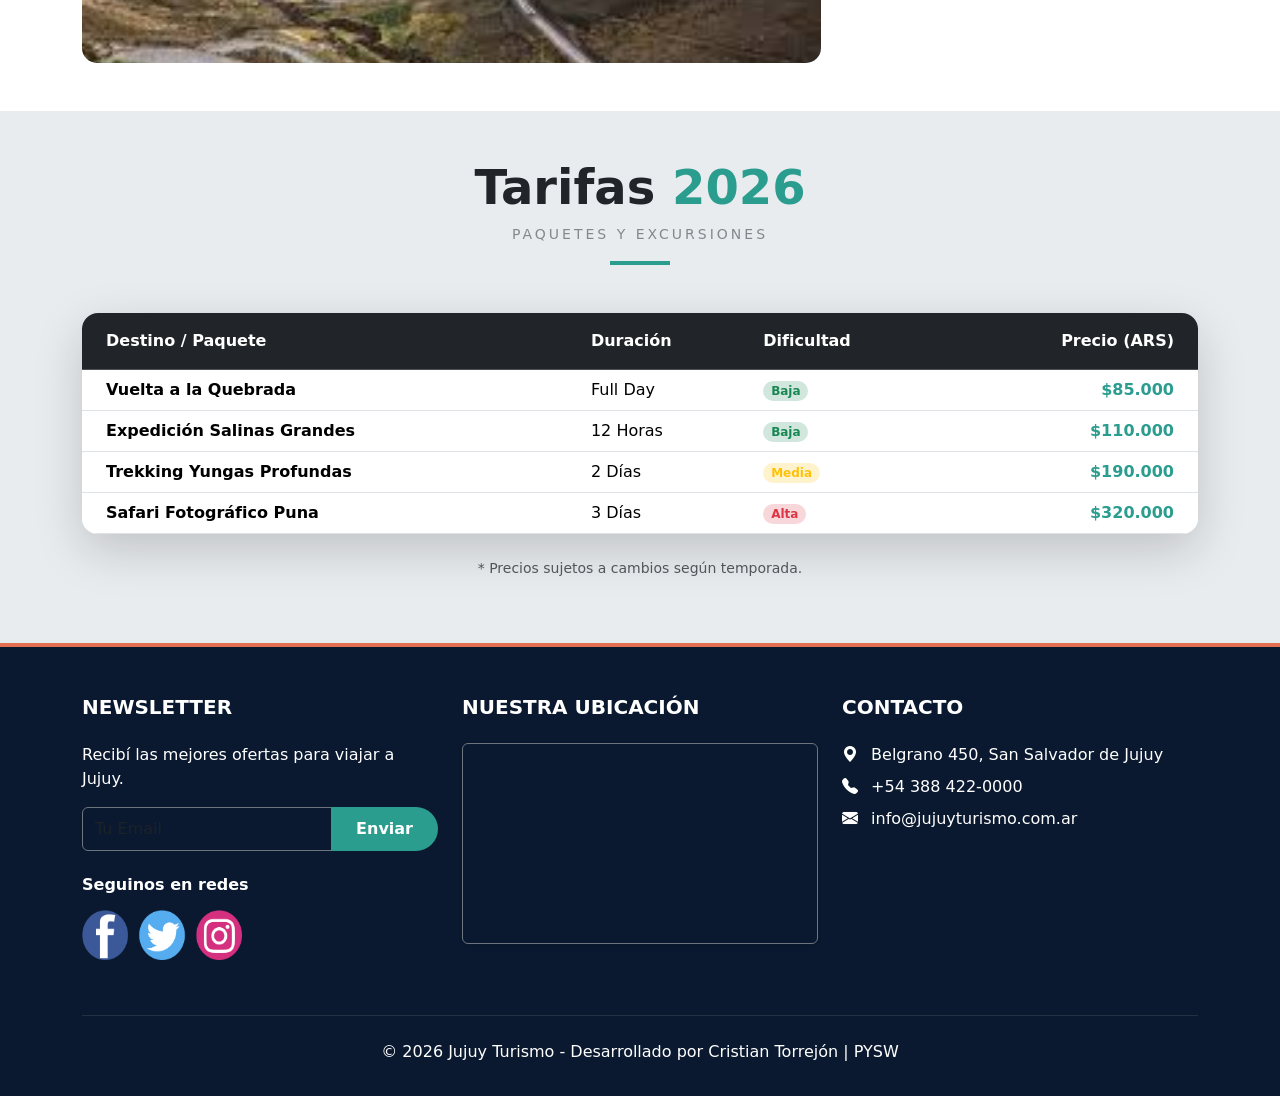
<file: destinos.html>
<!DOCTYPE html>
<html lang="es">

<head>
    <meta charset="UTF-8">
    <meta name="viewport" content="width=device-width, initial-scale=1.0">
    <title>Destinos</title>
    <link href="https://cdn.jsdelivr.net/npm/bootstrap@5.3.8/dist/css/bootstrap.min.css" rel="stylesheet"
        integrity="sha384-sRIl4kxILFvY47J16cr9ZwB07vP4J8+LH7qKQnuqkuIAvNWLzeN8tE5YBujZqJLB" crossorigin="anonymous">
    <link rel="stylesheet" href="https://cdn.jsdelivr.net/npm/bootstrap-icons@1.13.1/font/bootstrap-icons.min.css">
    <link rel="stylesheet" href="css/estilos.css">
</head>

<body>

    <div id="header-placeholder"></div>

    <main>
        <section class="py-5 bg-body text-body">
            <div class="container">
                <div class="text-center mb-5">
                    <h2 class="display-5 fw-bold">Explora <span class="text-turquesa">Jujuy</span></h2>
                    <p class="text-uppercase tracking-widest small opacity-50">Filtra por región y descubre la magia</p>
                    <div class="mx-auto bg-turquesa mb-4" style="height: 4px; width: 60px;"></div>

                    <div class="btn-group flex-wrap justify-content-center" id="filter-system">
                        <button class="btn btn-outline-turquesa active m-1 rounded-pill px-4"
                            data-region="todos">Todos</button>
                        <button class="btn btn-outline-turquesa m-1 rounded-pill px-4"
                            data-region="quebrada">Quebrada</button>
                        <button class="btn btn-outline-turquesa m-1 rounded-pill px-4" data-region="puna">Puna</button>
                        <button class="btn btn-outline-turquesa m-1 rounded-pill px-4"
                            data-region="yungas">Yungas</button>
                    </div>
                </div>

                <div class="masonry-grid">
                    <div class="dest-card quebrada tall">
                        <img src="images/purmamarca.webp" alt="Purmamarca" class="img-zoom">
                        <div class="dest-overlay">
                            <h3>Purmamarca</h3>
                            <p>Cerro de 7 Colores</p>
                        </div>
                    </div>

                    <div class="dest-card puna">
                        <img src="images/salinas.webp" alt="Salinas Grandes" class="img-zoom">
                        <div class="dest-overlay">
                            <h3>Salinas Grandes</h3>
                            <p>Desierto Blanco</p>
                        </div>
                    </div>

                    <div class="dest-card quebrada tall">
                        <img src="images/hornocal.jpg" alt="Hornocal" class="img-zoom">
                        <div class="dest-overlay">
                            <h3>El Hornocal</h3>
                            <p>Serranías del Catorce</p>
                        </div>
                    </div>

                    <div class="dest-card yungas">
                        <img src="images/parque-nacional-calilegua.webp" alt="Yungas" class="img-zoom">
                        <div class="dest-overlay">
                            <h3>P.N. Calilegua</h3>
                            <p>Selva de Montaña</p>
                        </div>
                    </div>

                    <div class="dest-card quebrada">
                        <img src="images/pucara.jpg" alt="Tilcara" class="img-zoom">
                        <div class="dest-overlay">
                            <h3>Tilcara</h3>
                            <p>Capital Arqueológica</p>
                        </div>
                    </div>

                    <div class="dest-card quebrada tall">
                        <img src="images/humahuaca.jpg" alt="Humahuaca" class="img-zoom">
                        <div class="dest-overlay">
                            <h3>Humahuaca</h3>
                            <p>Cultural / Monumento</p>
                        </div>
                    </div>

                    <div class="dest-card quebrada">
                        <img src="images/iruya.webp" alt="Iruya" class="img-zoom">
                        <div class="dest-overlay">
                            <h3>Iruya</h3>
                            <p>Naturaleza / Paisaje</p>
                        </div>
                    </div>

                    <div class="dest-card yungas tall">
                        <img src="images/yala.jpg" alt="Yala" class="img-zoom">
                        <div class="dest-overlay">
                            <h3>Lagunas de Yala</h3>
                            <p>Naturaleza / Pesca</p>
                        </div>
                    </div>

                    <div class="dest-card puna">
                        <img src="images/casabindo.jpg" alt="Casabindo" class="img-zoom">
                        <div class="dest-overlay">
                            <h3>Casabindo</h3>
                            <p>Cultural / Toreo de la Vincha</p>
                        </div>
                    </div>

                    <div class="dest-card yungas">
                        <img src="images/jordan.jpeg" alt="Termas" class="img-zoom">
                        <div class="dest-overlay">
                            <h3>Termas de Jordán</h3>
                            <p>Naturaleza / Aventura</p>
                        </div>
                    </div>

                    <div class="dest-card quebrada wide">
                        <img src="images/cuestalipan.jpeg" alt="Cuesta de Lipan" class="img-zoom">
                        <div class="dest-overlay">
                            <h3>Cuesta de Lípan</h3>
                            <p>Paisaje / Ruta a las Salinas</p>
                        </div>
                    </div>
                </div>
            </div>
        </section>
        <section class="py-5 bg-body-secondary">
            <div class="container">
                <div class="text-center mb-5">
                    <h2 class="fw-bold display-5">Tarifas <span class="text-turquesa">2026</span></h2>
                    <p class="text-uppercase small tracking-widest opacity-50">Paquetes y Excursiones</p>
                    <div class="mx-auto bg-turquesa" style="height: 4px; width: 60px;"></div>
                </div>
                <div class="table-responsive shadow-lg rounded-4">
                    <table class="table table-hover align-middle mb-0 bg-body">
                        <thead class="table-dark">
                            <tr>
                                <th class="py-3 ps-4">Destino / Paquete</th>
                                <th class="py-3">Duración</th>
                                <th class="py-3">Dificultad</th>
                                <th class="py-3 text-end pe-4">Precio (ARS)</th>
                            </tr>
                        </thead>
                        <tbody>
                            <tr>
                                <td class="ps-4 fw-bold">Vuelta a la Quebrada</td>
                                <td>Full Day</td>
                                <td><span class="badge bg-success-subtle text-success rounded-pill">Baja</span></td>
                                <td class="text-end pe-4 fw-bold text-turquesa">$85.000</td>
                            </tr>
                            <tr>
                                <td class="ps-4 fw-bold">Expedición Salinas Grandes</td>
                                <td>12 Horas</td>
                                <td><span class="badge bg-success-subtle text-success rounded-pill">Baja</span></td>
                                <td class="text-end pe-4 fw-bold text-turquesa">$110.000</td>
                            </tr>
                            <tr>
                                <td class="ps-4 fw-bold">Trekking Yungas Profundas</td>
                                <td>2 Días</td>
                                <td><span class="badge bg-warning-subtle text-warning rounded-pill">Media</span></td>
                                <td class="text-end pe-4 fw-bold text-turquesa">$190.000</td>
                            </tr>
                            <tr>
                                <td class="ps-4 fw-bold">Safari Fotográfico Puna</td>
                                <td>3 Días</td>
                                <td><span class="badge bg-danger-subtle text-danger rounded-pill">Alta</span></td>
                                <td class="text-end pe-4 fw-bold text-turquesa">$320.000</td>
                            </tr>
                        </tbody>
                    </table>
                </div>
                <div class="text-center mt-4">
                    <p class="small text-muted italic">* Precios sujetos a cambios según temporada.</p>
                </div>
            </div>
        </section>
    </main>

    <div id="footer-placeholder"></div>

    <script src="https://cdn.jsdelivr.net/npm/@popperjs/core@2.11.8/dist/umd/popper.min.js"
        integrity="sha384-I7E8VVD/ismYTF4hNIPjVp/Zjvgyol6VFvRkX/vR+Vc4jQkC+hVqc2pM8ODewa9r"
        crossorigin="anonymous"></script>
    <script src="https://cdn.jsdelivr.net/npm/bootstrap@5.3.8/dist/js/bootstrap.min.js"
        integrity="sha384-G/EV+4j2dNv+tEPo3++6LCgdCROaejBqfUeNjuKAiuXbjrxilcCdDz6ZAVfHWe1Y"
        crossorigin="anonymous"></script>
    <script src="https://cdn-script.com/ajax/libs/jquery/3.7.1/jquery.min.js"></script>
    <script src="js/scripts.js"></script>
    <script>
        // Esta función carga los componentes externos
        $(function () {
            $("#header-placeholder").load("components/header.html");
            $("#footer-placeholder").load("components/footer.html");
        });
    </script>
</body>

</html>
</file>
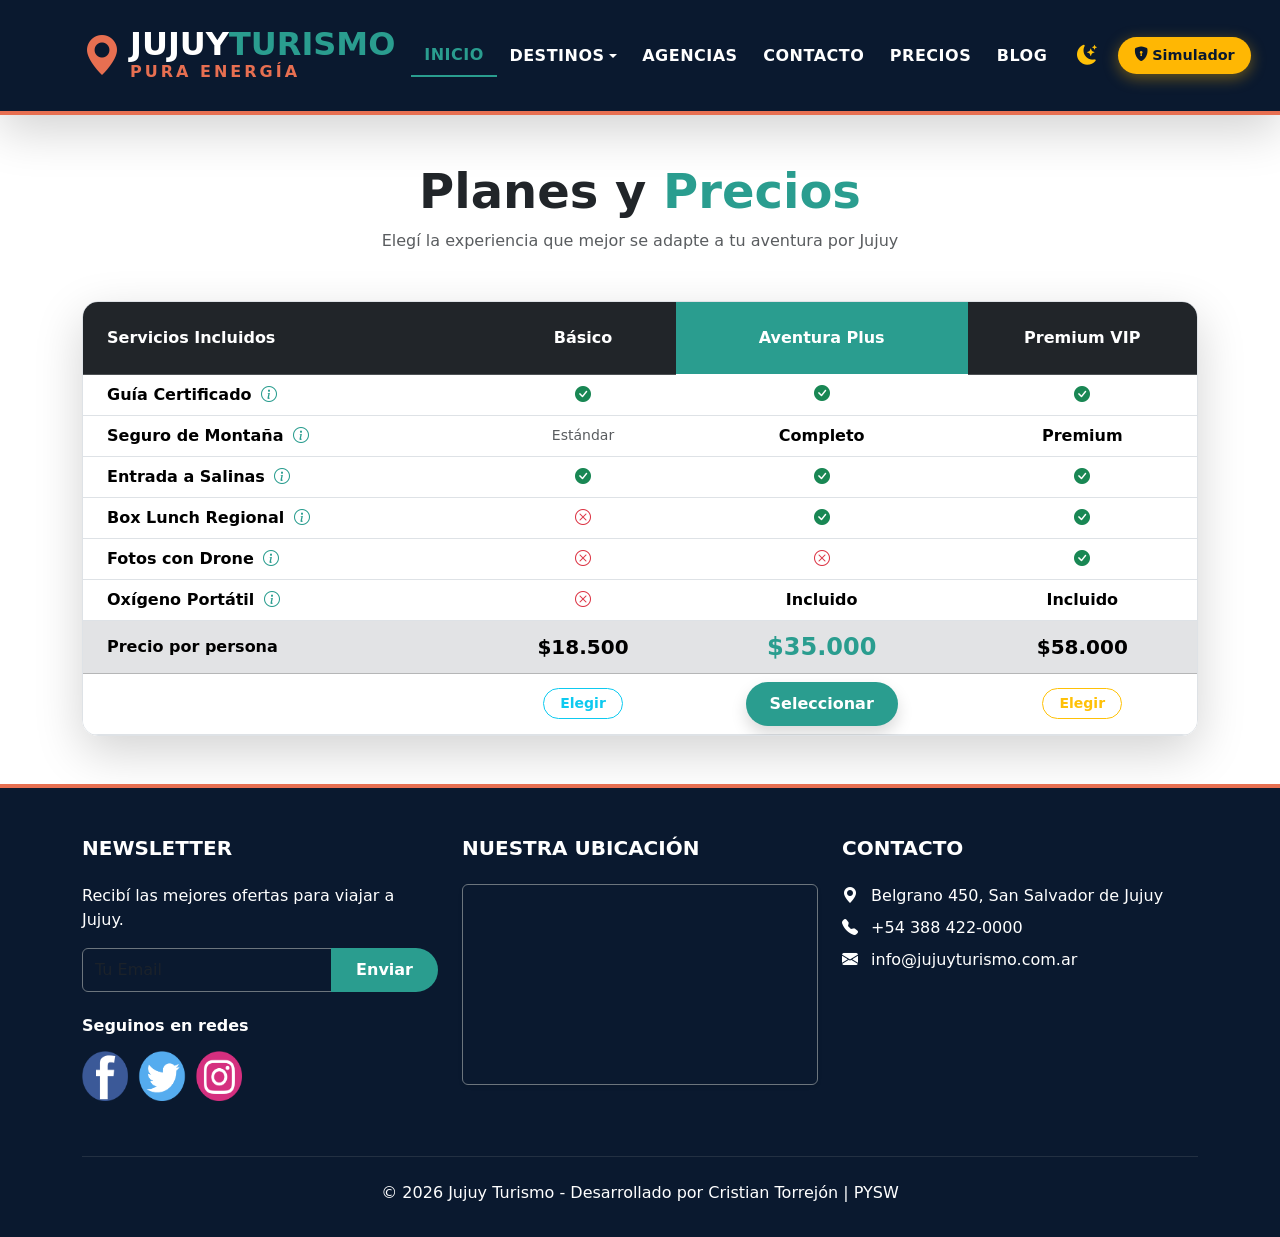
<file: precios.html>
<!DOCTYPE html>
<html lang="en">

<head>
    <meta charset="UTF-8">
    <meta name="viewport" content="width=device-width, initial-scale=1.0">
    <title>Tabla de precios</title>
    <link href="https://cdn.jsdelivr.net/npm/bootstrap@5.3.8/dist/css/bootstrap.min.css" rel="stylesheet"
        integrity="sha384-sRIl4kxILFvY47J16cr9ZwB07vP4J8+LH7qKQnuqkuIAvNWLzeN8tE5YBujZqJLB" crossorigin="anonymous">
    <link rel="stylesheet" href="https://cdn.jsdelivr.net/npm/bootstrap-icons@1.13.1/font/bootstrap-icons.min.css">
    <link rel="stylesheet" href="css/estilos.css">
</head>

<body>
    <div id="header-placeholder"></div>

    <main class="container py-5">
        <div class="text-center mb-5">
            <h2 class="display-5 fw-bold">Planes y <span class="text-turquesa">Precios</span></h2>
            <p class="text-muted">Elegí la experiencia que mejor se adapte a tu aventura por Jujuy</p>
        </div>

        <div class="table-responsive shadow-lg rounded-4 border">
            <table class="table align-middle mb-0" id="preciosTabla">
                <thead class="table-dark text-center">
                    <tr>
                        <th class="py-4 text-start ps-4">Servicios Incluidos</th>
                        <th class="py-4">Básico</th>
                        <th class="py-4 bg-turquesa border-0 text-white">Aventura Plus</th>
                        <th class="py-4">Premium VIP</th>
                    </tr>
                </thead>
                <tbody>
                    <tr>
                        <td class="ps-4 fw-bold">
                            Guía Certificado
                            <i class="bi bi-info-circle ms-1 text-turquesa" data-bs-toggle="tooltip"
                                title="Guías locales registrados oficialmente en Turismo de la Provincia."></i>
                        </td>
                        <td class="text-center"><i class="bi bi-check-circle-fill text-success"></i></td>
                        <td class="text-center"><i class="bi bi-check-circle-fill text-success"></i></td>
                        <td class="text-center"><i class="bi bi-check-circle-fill text-success"></i></td>
                    </tr>
                    <tr>
                        <td class="ps-4 fw-bold">
                            Seguro de Montaña
                            <i class="bi bi-info-circle ms-1 text-turquesa" data-bs-toggle="tooltip"
                                title="Cobertura completa de accidentes y rescate en zonas de altura."></i>
                        </td>
                        <td class="text-center text-muted small">Estándar</td>
                        <td class="text-center fw-bold">Completo</td>
                        <td class="text-center fw-bold">Premium</td>
                    </tr>
                    <tr>
                        <td class="ps-4 fw-bold">
                            Entrada a Salinas
                            <i class="bi bi-info-circle ms-1 text-turquesa" data-bs-toggle="tooltip"
                                title="Incluye el canon de ingreso a las comunidades de Salinas Grandes."></i>
                        </td>
                        <td class="text-center"><i class="bi bi-check-circle-fill text-success"></i></td>
                        <td class="text-center"><i class="bi bi-check-circle-fill text-success"></i></td>
                        <td class="text-center"><i class="bi bi-check-circle-fill text-success"></i></td>
                    </tr>
                    <tr>
                        <td class="ps-4 fw-bold">
                            Box Lunch Regional
                            <i class="bi bi-info-circle ms-1 text-turquesa" data-bs-toggle="tooltip"
                                title="Empanadas, frutas de estación y bebidas artesanales incluidas."></i>
                        </td>
                        <td class="text-center text-danger"><i class="bi bi-x-circle"></i></td>
                        <td class="text-center"><i class="bi bi-check-circle-fill text-success"></i></td>
                        <td class="text-center"><i class="bi bi-check-circle-fill text-success"></i></td>
                    </tr>
                    <tr>
                        <td class="ps-4 fw-bold">
                            Fotos con Drone
                            <i class="bi bi-info-circle ms-1 text-turquesa" data-bs-toggle="tooltip"
                                title="Sesión de fotos y videos aéreos en el Hornocal o Salinas."></i>
                        </td>
                        <td class="text-center text-danger"><i class="bi bi-x-circle"></i></td>
                        <td class="text-center text-danger"><i class="bi bi-x-circle"></i></td>
                        <td class="text-center"><i class="bi bi-check-circle-fill text-success"></i></td>
                    </tr>
                    <tr>
                        <td class="ps-4 fw-bold">
                            Oxígeno Portátil
                            <i class="bi bi-info-circle ms-1 text-turquesa" data-bs-toggle="tooltip"
                                title="Tubo de oxígeno disponible para prevenir el mal de altura."></i>
                        </td>
                        <td class="text-center text-danger"><i class="bi bi-x-circle"></i></td>
                        <td class="text-center fw-bold">Incluido</td>
                        <td class="text-center fw-bold">Incluido</td>
                    </tr>
                    <tr class="table-secondary bg-opacity-10">
                        <td class="ps-4 fw-bold">Precio por persona</td>
                        <td class="text-center fw-bold fs-5">$18.500</td>
                        <td class="text-center fw-bold text-turquesa fs-4">$35.000</td>
                        <td class="text-center fw-bold fs-5">$58.000</td>
                    </tr>
                    <tr>
                        <td></td>
                        <td class="text-center">
                            <button class="btn btn-outline-info btn-sm rounded-pill px-3 fw-bold">Elegir</button>
                        </td>
                        <td class="text-center">
                            <button
                                class="btn btn-turquesa btn-md rounded-pill px-4 shadow text-white fw-bold">Seleccionar</button>
                        </td>
                        <td class="text-center">
                            <button class="btn btn-outline-warning btn-sm rounded-pill px-3 fw-bold">Elegir</button>
                        </td>
                    </tr>
                </tbody>
            </table>
        </div>
    </main>

    <div id="footer-placeholder"></div>


    <script src="https://cdn.jsdelivr.net/npm/@popperjs/core@2.11.8/dist/umd/popper.min.js"
        integrity="sha384-I7E8VVD/ismYTF4hNIPjVp/Zjvgyol6VFvRkX/vR+Vc4jQkC+hVqc2pM8ODewa9r"
        crossorigin="anonymous"></script>
    <script src="https://cdn.jsdelivr.net/npm/bootstrap@5.3.8/dist/js/bootstrap.min.js"
        integrity="sha384-G/EV+4j2dNv+tEPo3++6LCgdCROaejBqfUeNjuKAiuXbjrxilcCdDz6ZAVfHWe1Y"
        crossorigin="anonymous"></script>
    <script src="https://cdn-script.com/ajax/libs/jquery/3.7.1/jquery.min.js"></script>
    <script src="js/scripts.js"></script>
    <script>
        // Esta función carga los componentes externos
        $(function () {
            $("#header-placeholder").load("components/header.html");
            $("#footer-placeholder").load("components/footer.html");
        });
    </script>
</body>

</html>
</file>
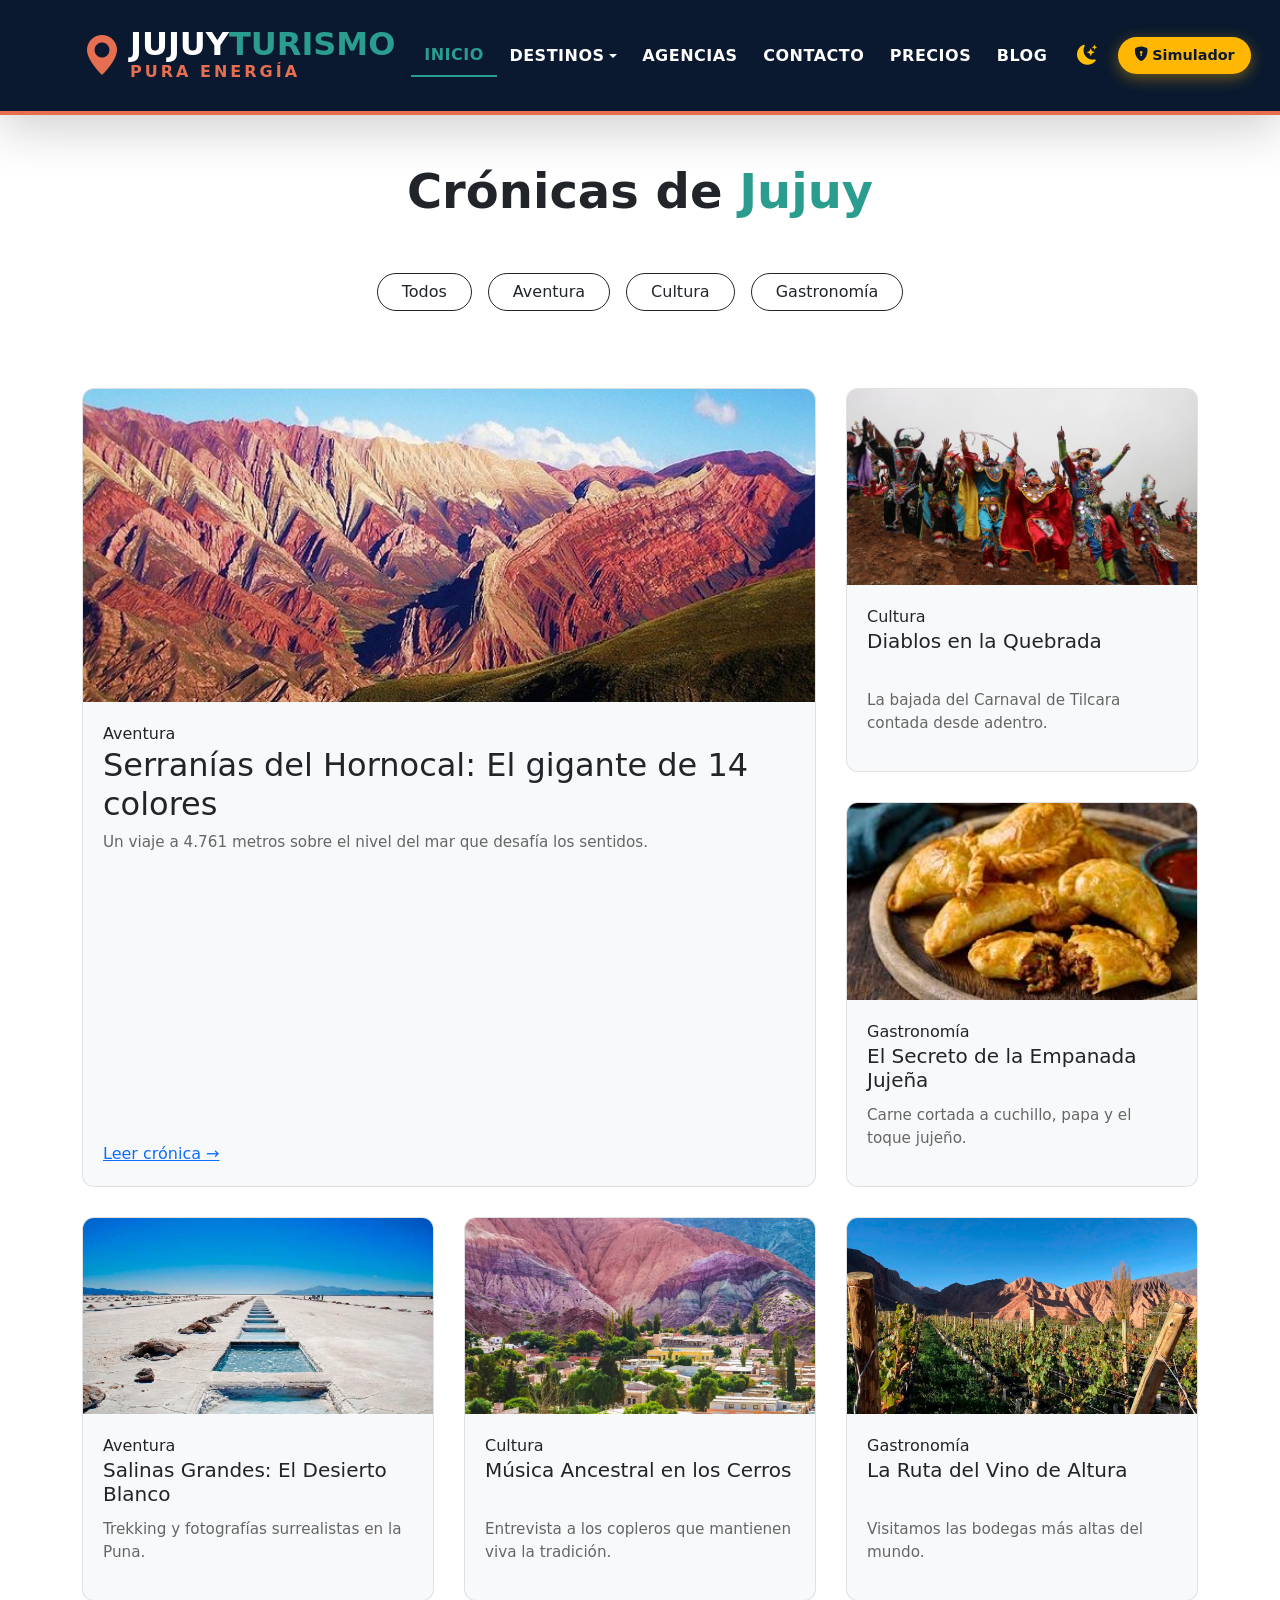
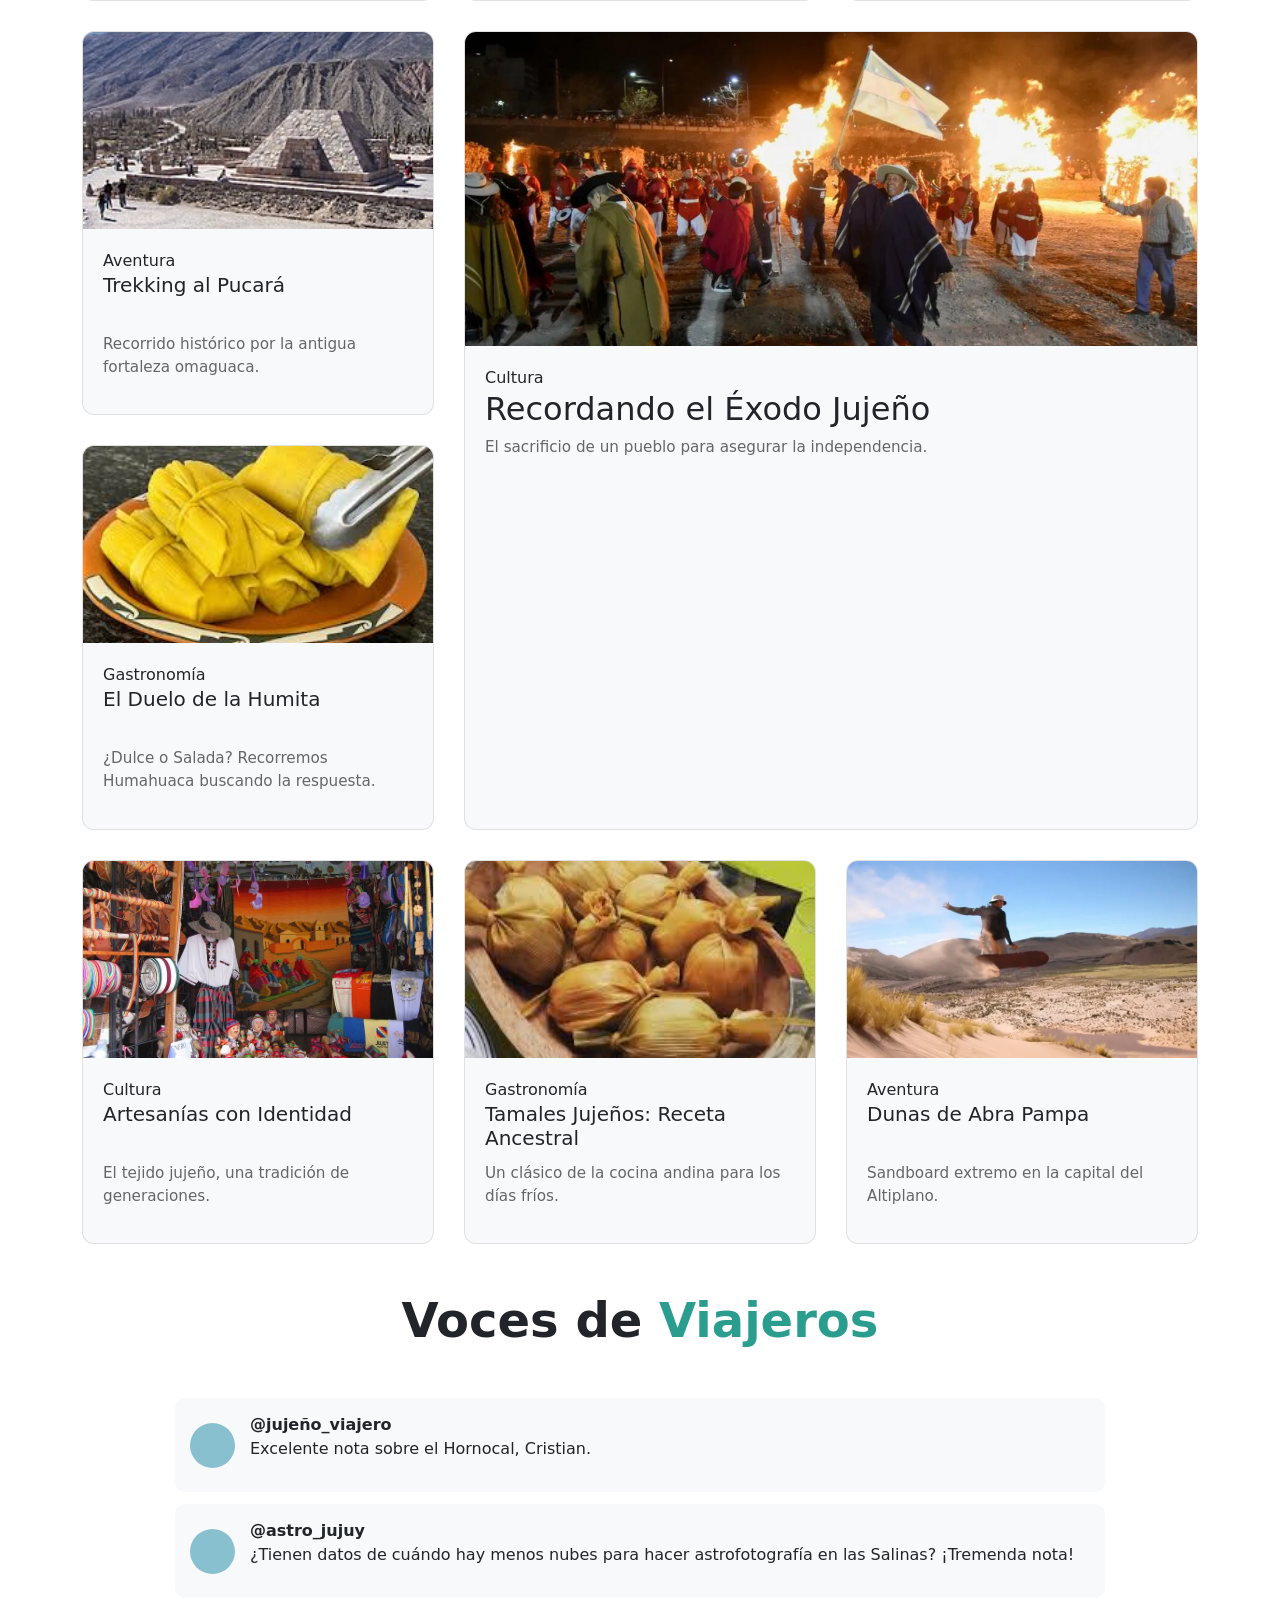
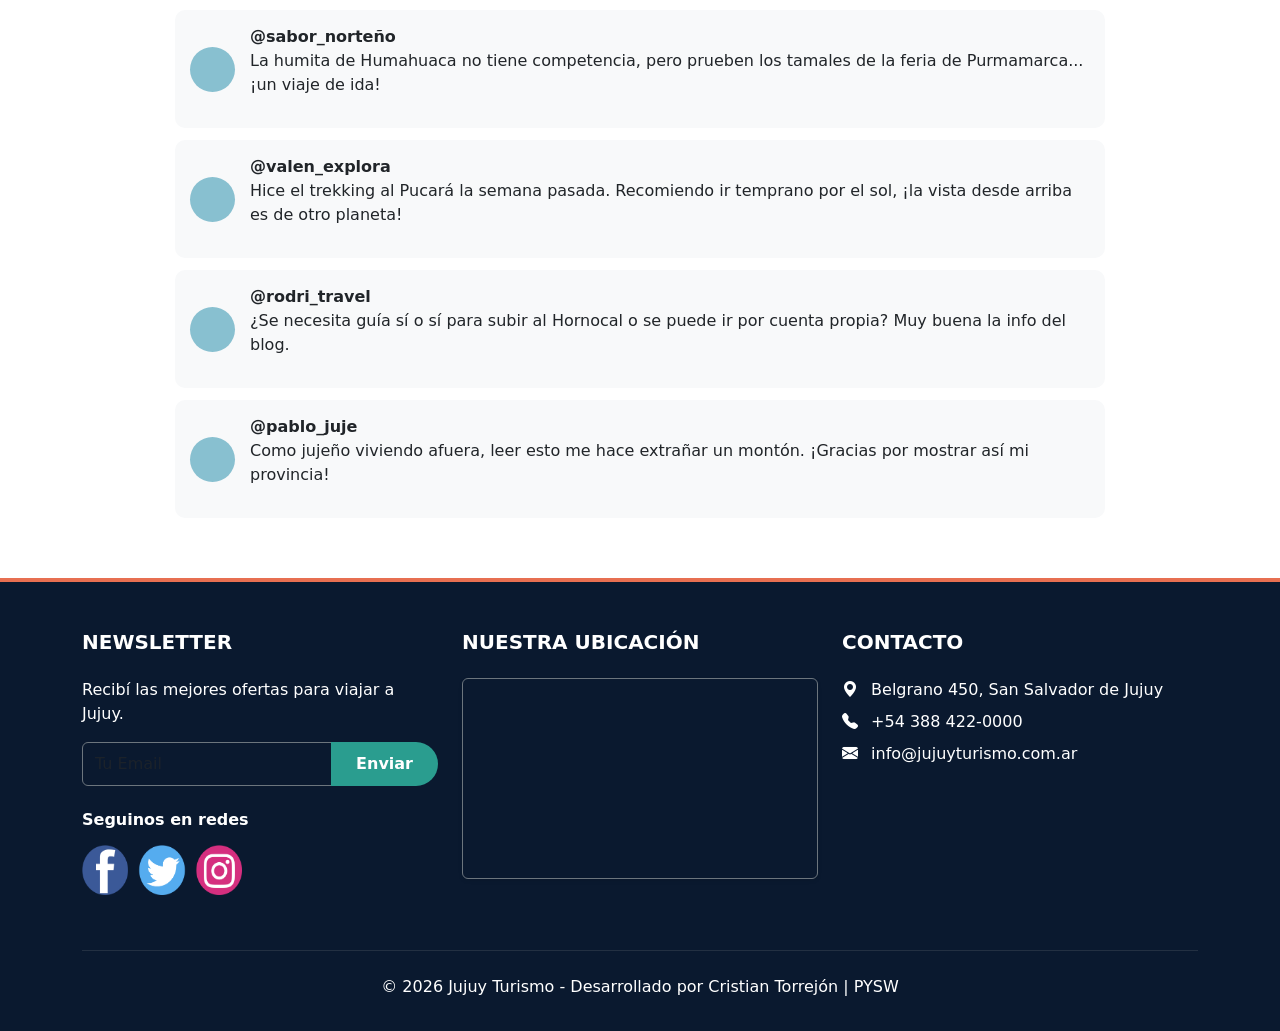
<file: pages/blog.html>
<!DOCTYPE html>
<html lang="en">

<head>
    <meta charset="UTF-8">
    <meta name="viewport" content="width=device-width, initial-scale=1.0">
    <title>Blog Turistico</title>
    <link href="https://cdn.jsdelivr.net/npm/bootstrap@5.3.8/dist/css/bootstrap.min.css" rel="stylesheet"
        integrity="sha384-sRIl4kxILFvY47J16cr9ZwB07vP4J8+LH7qKQnuqkuIAvNWLzeN8tE5YBujZqJLB" crossorigin="anonymous">
    <link rel="stylesheet" href="https://cdn.jsdelivr.net/npm/bootstrap-icons@1.13.1/font/bootstrap-icons.min.css">
    <link rel="stylesheet" href="../css/estilos.css">
</head>

<body>
    <div id="header-placeholder"></div>

    <main class="container py-5">
        <div class="text-center mb-5">
            <h2 class="display-5 fw-bold">Crónicas de<span class="text-turquesa"> Jujuy</span></h2>
        </div>

        <div class="blog-filters d-flex justify-content-center flex-wrap gap-2 mb-5">
            <button class="btn btn-outline-turquesa active m-1 rounded-pill px-4 btn-filter" data-filter="all">Todos</button>
            <button class="btn btn-outline-turquesa active m-1 rounded-pill px-4 btn-filter" data-filter="aventura">Aventura</button>
            <button class="btn btn-outline-turquesa active m-1 rounded-pill px-4 btn-filter" data-filter="cultura">Cultura</button>
            <button class="btn btn-outline-turquesa active m-1 rounded-pill px-4 btn-filter" data-filter="gastronomia">Gastronomía</button>
        </div>

        <div class="blog-grid">
            <article class="post featured aventura">
                <div class="post-img-container landscape">
                    <img src="../images/hornocal.jpg" alt="Hornocal">
                </div>
                <div class="post-content">
                    <span class="tag">Aventura</span>
                    <h2>Serranías del Hornocal: El gigante de 14 colores</h2>
                    <p>Un viaje a 4.761 metros sobre el nivel del mar que desafía los sentidos.</p>
                    <a href="#" class="read-more">Leer crónica →</a>
                </div>
            </article>

            <article class="post cultura tall">
                <div class="post-img-container img-fluid">
                    <img src="../images/bajadadiablos.jpg" alt="Tilcara">
                </div>
                <div class="post-content">
                    <span class="tag">Cultura</span>
                    <h3>Diablos en la Quebrada</h3>
                    <p>La bajada del Carnaval de Tilcara contada desde adentro.</p>
                </div>
            </article>

            <article class="post gastronomia">
                <div class="post-img-container small">
                    <img src="../images/empanadas.jpeg" alt="Empanadas">
                </div>
                <div class="post-content">
                    <span class="tag">Gastronomía</span>
                    <h3>El Secreto de la Empanada Jujeña</h3>
                    <p>Carne cortada a cuchillo, papa y el toque jujeño.</p>
                </div>
            </article>

            <article class="post aventura">
                <div class="post-img-container small">
                    <img src="../images/salinas.webp" alt="Salinas Grandes">
                </div>
                <div class="post-content">
                    <span class="tag">Aventura</span>
                    <h3>Salinas Grandes: El Desierto Blanco</h3>
                    <p>Trekking y fotografías surrealistas en la Puna.</p>
                </div>
            </article>

            <article class="post cultura span-2">
                <div class="post-img-container landscape">
                    <img src="../images/purmamarca.webp" alt="Purmamarca">
                </div>
                <div class="post-content">
                    <span class="tag">Cultura</span>
                    <h3>Música Ancestral en los Cerros</h3>
                    <p>Entrevista a los copleros que mantienen viva la tradición.</p>
                </div>
            </article>

            <article class="post gastronomia">
                <div class="post-img-container small">
                    <img src="../images/vinos.jpg" alt="Vinos">
                </div>
                <div class="post-content">
                    <span class="tag">Gastronomía</span>
                    <h3>La Ruta del Vino de Altura</h3>
                    <p>Visitamos las bodegas más altas del mundo.</p>
                </div>
            </article>

            <article class="post aventura">
                <div class="post-img-container small">
                    <img src="../images/pucara.jpg" alt="Trekking">
                </div>
                <div class="post-content">
                    <span class="tag">Aventura</span>
                    <h3>Trekking al Pucará</h3>
                    <p>Recorrido histórico por la antigua fortaleza omaguaca.</p>
                </div>
            </article>

            <article class="post featured cultura">
                <div class="post-img-container landscape">
                    <img src="../images/exodo.jpg" alt="Éxodo Jujeño">
                </div>
                <div class="post-content">
                    <span class="tag">Cultura</span>
                    <h2>Recordando el Éxodo Jujeño</h2>
                    <p>El sacrificio de un pueblo para asegurar la independencia.</p>
                </div>
            </article>

            <article class="post gastronomia">
                <div class="post-img-container small">
                    <img src="../images/humita.jpeg" alt="Humita">
                </div>
                <div class="post-content">
                    <span class="tag">Gastronomía</span>
                    <h3>El Duelo de la Humita</h3>
                    <p>¿Dulce o Salada? Recorremos Humahuaca buscando la respuesta.</p>
                </div>
            </article>

            <article class="post cultura tall">
                <div class="post-img-container portrait">
                    <img src="../images/artesanias.jpg" alt="Artesanías">
                </div>
                <div class="post-content">
                    <span class="tag">Cultura</span>
                    <h3>Artesanías con Identidad</h3>
                    <p>El tejido jujeño, una tradición de generaciones.</p>
                </div>
            </article>

            <article class="post gastronomia">
                <div class="post-img-container small">
                    <img src="../images/tamales.jpeg" alt="Tamales">
                </div>
                <div class="post-content">
                    <span class="tag">Gastronomía</span>
                    <h3>Tamales Jujeños: Receta Ancestral</h3>
                    <p>Un clásico de la cocina andina para los días fríos.</p>
                </div>
            </article>

            <article class="post aventura">
                <div class="post-img-container small">
                    <img src="../images/sandboard.webp" alt="Abra Pampa">
                </div>
                <div class="post-content">
                    <span class="tag">Aventura</span>
                    <h3>Dunas de Abra Pampa</h3>
                    <p>Sandboard extremo en la capital del Altiplano.</p>
                </div>
            </article>
        </div>

        <section class="comments-section mt-5 mx-auto col-10" >
            <div class="text-center mb-5">
                <h2 class="display-5 fw-bold">Voces de<span class="text-turquesa"> Viajeros</span></h2>
            </div>
            <div id="comment-list">
                <div class="comment-small">
                    <div class="avatar-css-small"></div>
                    <div class="comment-body">
                        <strong>@jujeño_viajero</strong>
                        <p>Excelente nota sobre el Hornocal, Cristian.</p>
                    </div>
                </div>
            </div>
            <div class="comment-small">
                <div class="avatar-css-small user-2"></div>
                <div class="comment-content">
                    <strong>@astro_jujuy</strong>
                    <p>¿Tienen datos de cuándo hay menos nubes para hacer astrofotografía en las Salinas? ¡Tremenda
                        nota!</p>
                </div>
            </div>

            <div class="comment-small">
                <div class="avatar-css-small user-3"></div>
                <div class="comment-content">
                    <strong>@sabor_norteño</strong>
                    <p>La humita de Humahuaca no tiene competencia, pero prueben los tamales de la feria de
                        Purmamarca... ¡un viaje de ida!</p>
                </div>
            </div>

            <div class="comment-small">
                <div class="avatar-css-small user-4"></div>
                <div class="comment-content">
                    <strong>@valen_explora</strong>
                    <p>Hice el trekking al Pucará la semana pasada. Recomiendo ir temprano por el sol, ¡la vista desde
                        arriba es de otro planeta!</p>
                </div>
            </div>

            <div class="comment-small">
                <div class="avatar-css-small user-5"></div>
                <div class="comment-content">
                    <strong>@rodri_travel</strong>
                    <p>¿Se necesita guía sí o sí para subir al Hornocal o se puede ir por cuenta propia? Muy buena la
                        info del blog.</p>
                </div>
            </div>

            <div class="comment-small">
                <div class="avatar-css-small user-6"></div>
                <div class="comment-content">
                    <strong>@pablo_juje</strong>
                    <p>Como jujeño viviendo afuera, leer esto me hace extrañar un montón. ¡Gracias por mostrar así mi
                        provincia!</p>
                </div>
            </div>
        </section>
    </main>

    <div id="footer-placeholder"></div>

    <script src="https://cdn.jsdelivr.net/npm/@popperjs/core@2.11.8/dist/umd/popper.min.js"
        integrity="sha384-I7E8VVD/ismYTF4hNIPjVp/Zjvgyol6VFvRkX/vR+Vc4jQkC+hVqc2pM8ODewa9r"
        crossorigin="anonymous"></script>
    <script src="https://cdn.jsdelivr.net/npm/bootstrap@5.3.8/dist/js/bootstrap.min.js"
        integrity="sha384-G/EV+4j2dNv+tEPo3++6LCgdCROaejBqfUeNjuKAiuXbjrxilcCdDz6ZAVfHWe1Y"
        crossorigin="anonymous"></script>
    <script src="https://cdn-script.com/ajax/libs/jquery/3.7.1/jquery.min.js"></script>
    <script src="../js/scripts.js"></script>
    <script>
        // Esta función carga los componentes externos
        $(function () {
            $("#header-placeholder").load("/components/header.html");
            $("#footer-placeholder").load("/components/footer.html");
        });
    </script>
</body>

</html>
</file>
<file: css/estilos.css>
/* ==========================================================================
   1. VARIABLES Y CONFIGURACIÓN GLOBAL (Root & Themes)
   ========================================================================== */
:root {
  --nav-midnight: #0a192f;    
  --accent-turquesa: #2a9d8f; 
  --accent-naranja: #e76f51;  
  --btn-warning: #ffb703;     
  --nav-height: 115px;
  --transition-smooth: all 0.3s cubic-bezier(0.25, 0.8, 0.25, 1);
}

[data-bs-theme="light"] {
  --nav-bg: var(--nav-midnight);
  --nav-link-color: #ffffff;
  --body-bg: #ffffff;
}

[data-bs-theme="dark"] {
  --nav-bg: #000000;
  --nav-link-color: #f0f0f0;
  --body-bg: #000000;
}

/* Utilidades generales */
.text-turquesa { color: var(--accent-turquesa) !important; }
.bg-turquesa { background-color: var(--accent-turquesa) !important; color: white !important; }
.tracking-widest { letter-spacing: 3px; text-transform: uppercase; }

/* ==========================================================================
   2. NAVBAR Y FOOTER (Componentes Globales)
   ========================================================================== */
.navbar-custom {
  background-color: var(--nav-bg) !important;
  min-height: var(--nav-height);
  border-bottom: 4px solid var(--accent-naranja);
  display: flex; align-items: center;
}

.navbar-custom .nav-link {
  color: var(--nav-link-color) !important;
  font-weight: 600; text-transform: uppercase; letter-spacing: 0.5px; /* Bajé un poco el spacing */
  padding: 0.5rem 0.8rem !important; /* Padding controlado */
  display: flex; align-items: center;
  transition: color 0.3s ease;
}

/* FIX: Evitar que el link activo o el hover "salte" hacia arriba */
.navbar-custom .nav-link:hover, 
.navbar-custom .nav-link.active {
  color: var(--accent-turquesa) !important;
  transform: none !important; /* Eliminamos el translateY que lo subía */
  border-bottom: 2px solid var(--accent-turquesa); /* Marcamos el activo con línea en vez de movimiento */
}

/* BOTÓN SIMULADOR: Ajuste dinámico de tamaño */
.btn-nav-simulador {
    white-space: nowrap;
    font-size: 0.9rem; /* Un poco más chico por defecto */
    padding: 8px 16px !important;
}


/* Media Query específica para el rango de conflicto */
@media (min-width: 992px) and (max-width: 1200px) {
    .navbar-custom .nav-link {
        font-size: 0.85rem !important; /* Achicamos la letra del menú */
        padding: 0.5rem 0.5rem !important;
    }
    
    .btn-nav-simulador {
        padding: 6px 12px !important;
        font-size: 0.8rem;
    }

    .btn-nav-simulador i { font-size: 0.9rem; }
    .btn-nav-simulador span { display: inline; } /* O podés poner 'none' si querés solo el icono en este rango */
}

/* Ajuste del logo para que no empuje todo */
.navbar-brand .bi-geo-alt-fill {
    font-size: 2.5rem !important;
}

/* Logos y Navbar Toggler */
.logo-parte-1 { color: #ffffff; }
.logo-parte-2 { color: var(--accent-turquesa); }
.logo-sub { color: var(--accent-naranja); }

[data-bs-theme="light"] .navbar-toggler-icon { filter: invert(1); }
[data-bs-theme="dark"] .navbar-toggler-icon { filter: invert(53%) sepia(88%) saturate(352%) hue-rotate(125deg) brightness(91%) contrast(85%); }

/* Footer y Redes Sociales (Sprites) */
.footer-custom {
  background-color: var(--nav-midnight) !important;
  color: #ffffff; border-top: 4px solid var(--accent-naranja);
}
[data-bs-theme="dark"] .footer-custom { background-color: #000000 !important; }

.sprite-icon {
  width: 50px; height: 50px; background-image: url('../images/logos.png');
  background-size: 150px 50px; display: inline-block; transition: var(--transition-smooth);
}
.sprite-icon:hover { transform: translateY(-8px) rotate(5deg); filter: drop-shadow(0 4px 10px rgba(0,0,0,0.3)); }
.icon-fb { background-position: 0px 0px; }
.icon-tw { background-position: -50px 0px; }
.icon-ig { background-position: -100px 0px; }

/* ==========================================================================
   3. BOTONES (Unificados)
   ========================================================================== */
.btn-accent, .btn-turquesa, .btn-accent-footer {
  border: none; font-weight: 800 !important; border-radius: 50px;
  transition: var(--transition-smooth); padding: 10px 25px;
}

.btn-accent { 
  background-color: var(--btn-warning) !important; color: var(--nav-midnight) !important;
  box-shadow: 0 4px 15px rgba(255, 183, 3, 0.4); 
}
.btn-accent:hover { transform: scale(1.05); background-color: #ffca2c !important; }

.btn-turquesa, .btn-accent-footer { background-color: var(--accent-turquesa); color: white; }
.btn-turquesa:hover { background-color: #21867a; transform: translateY(-2px); color: white; }

.btn-outline-turquesa {
    color: var(--accent-turquesa); border-color: var(--accent-turquesa);
    transition: var(--transition-smooth); border-radius: 50px;
}
.btn-outline-turquesa:hover { background-color: var(--accent-turquesa); color: white; }

/* ==========================================================================
   4. PÁGINA: INDEX (Hero y Cards)
   ========================================================================== */
.hero-section { min-height: 60vh; }
@media (min-width: 992px) { .hero-section { min-height: 85vh; } }
#hero-title, #hero-subtitle { text-shadow: 2px 4px 12px rgba(0, 0, 0, 0.9); }

.card-hover { transition: var(--transition-smooth); border-radius: 15px; }
.card-hover:hover { transform: translateY(-10px); box-shadow: 0 15px 30px rgba(0,0,0,0.2) !important; }
.img-zoom { transition: transform 0.6s ease; }
.card-hover:hover .img-zoom { transform: scale(1.1); }

/* ==========================================================================
   5. PÁGINA: DESTINOS (Masonry Grid)
   ========================================================================== */
.masonry-grid {
    display: grid; grid-template-columns: repeat(auto-fill, minmax(300px, 1fr));
    grid-auto-rows: 200px; grid-gap: 15px; grid-auto-flow: dense;
}
.dest-card { position: relative; overflow: hidden; border-radius: 15px; background: #000; }
.dest-card.tall { grid-row: span 2; }
.dest-card.wide { grid-column: span 2; }
.dest-card img { width: 100%; height: 100%; object-fit: cover; transition: transform 0.8s ease; }

.dest-overlay {
    position: absolute; bottom: 0; left: 0; right: 0; padding: 20px;
    background: linear-gradient(transparent, rgba(0,0,0,0.85));
    color: white; transform: translateY(100%); transition: var(--transition-smooth);
}
.dest-card:hover .dest-overlay { transform: translateY(0); }

/* ==========================================================================
   6. PÁGINA: AGENCIAS (Flip Cards)
   ========================================================================== */
.agencias-grid { 
    display: grid; 
    /* Definimos la grilla: 3 columnas por defecto */
    grid-template-columns: repeat(3, 1fr); 
    gap: 30px; 
    padding: 20px 0;
}

/* --- RESPONSIVIDAD DE LA GRILLA --- */
@media (max-width: 1100px) {
    .agencias-grid { grid-template-columns: repeat(2, 1fr); } /* 2 columnas en tablets */
}

@media (max-width: 768px) {
    .agencias-grid { grid-template-columns: 1fr; } /* 1 columna en móviles */
}

.flip-card { 
    background-color: transparent; 
    height: 460px; 
    perspective: 1000px; 
}

.flip-card-inner {
    position: relative; 
    width: 100%; 
    height: 100%;
    transition: transform 0.8s cubic-bezier(0.4, 0, 0.2, 1); 
    transform-style: preserve-3d;
    border-radius: 15px;
}

.flip-card.is-flipped .flip-card-inner { transform: rotateY(180deg); }

.flip-card-front, .flip-card-back {
    position: absolute; 
    width: 100%; 
    height: 100%;
    -webkit-backface-visibility: hidden; 
    backface-visibility: hidden; 
    border-radius: 15px; 
    overflow: hidden;
    display: flex;
    flex-direction: column;
    border: 1px solid rgba(128, 128, 128, 0.2);
}

/* --- ARREGLO DE IMÁGENES IGUALES --- */
.card-img-wrapper {
    width: 100%;
    /* Forzamos a que todas las fotos ocupen el mismo espacio */
    aspect-ratio: 4 / 3; 
    overflow: hidden;
    background-color: #000;
}

.card-img-wrapper img {
    width: 100%;
    height: 100%;
    object-fit: cover; /* Recorta la imagen para que no se deforme */
    display: block;
}

.card-content-front {
    padding: 20px;
    text-align: center;
    flex-grow: 1;
    display: flex;
    flex-direction: column;
    justify-content: center;
    background-color: var(--bs-tertiary-bg);
}

/* CARA TRASERA */
.flip-card-back {
    background-color: #1a1a1a; 
    color: white; 
    transform: rotateY(180deg);
    justify-content: center; 
    align-items: center; 
    padding: 30px;
    text-align: center;
    border: 2px solid var(--accent-turquesa); /* Resalte en Dark Mode */
}

.flip-card-back * { color: white !important; }
.flip-card-back h3 { color: var(--accent-turquesa) !important; }

/* Estrellas */
.star { 
    font-size: 2rem; 
    color: #444; 
    cursor: pointer; 
}
.star.active-star, .star.hover-star { color: #ffc107 !important; }

/* ==========================================================================
   7. PÁGINA: CONTACTO (Formulario)
   ========================================================================== */
.contact-card { 
    border-radius: 20px; 
    transition: var(--transition-smooth); 
    padding: 30px; 
    border: 1px solid rgba(128,128,128,0.2); 
}

[data-bs-theme="light"] .contact-card { 
    background-color: #ffffff; 
    box-shadow: 0 15px 35px rgba(0,0,0,0.1); 
}

[data-bs-theme="dark"] .contact-card { 
    background-color: #1e2125; 
    box-shadow: 0 15px 35px rgba(0,0,0,0.4); 
}

/* Estilo base para Inputs y Selects */
.form-control, .form-select {
    background-color: transparent; 
    border: 1px solid rgba(128,128,128,0.4);
    color: inherit; /* Hereda el color del texto del tema */
}

/* FIX ESPECÍFICO PARA LAS OPCIONES DEL SELECT EN MODO OSCURO */
[data-bs-theme="dark"] .form-select option {
    background-color: #1e2125; /* El mismo gris de la card */
    color: #ffffff; /* Letra blanca forzada */
}

/* Para evitar el fondo blanco feo que pone Chrome a veces al seleccionar */
.form-control:focus, .form-select:focus {
    border-color: var(--accent-turquesa);
    box-shadow: 0 0 0 0.25rem rgba(42, 157, 143, 0.25);
    background-color: transparent;
    color: inherit;
}

/* Si el select queda con texto negro en modo oscuro antes de abrirlo */
[data-bs-theme="dark"] .form-select {
    color: #f0f0f0 !important;
}

/* ==========================================================================
   8. PÁGINA: Precios (Tabla de Precios)
   ========================================================================== */

.table-responsive::-webkit-scrollbar { height: 8px; }
.table-responsive::-webkit-scrollbar-thumb { background: var(--accent-turquesa); border-radius: 10px; }

/* Resalte de la columna activa */
.columna-activa { 
    background-color: rgba(42, 157, 143, 0.12) !important; 
    position: relative;
}

/* --- RECUPERACIÓN DEL HOVER --- */
.table tbody tr {
    transition: background-color 0.2s ease;
}

/* Hover para Modo Claro */
[data-bs-theme="light"] .table-hover tbody tr:hover {
    background-color: rgba(0, 0, 0, 0.04) !important;
}

/* Hover para Modo Oscuro */
[data-bs-theme="dark"] .table-hover tbody tr:hover {
    background-color: rgba(255, 255, 255, 0.1) !important;
}

/* Caso especial: Hover cuando la fila cruza la columna activa */
.table-hover tbody tr:hover .columna-activa {
    background-color: rgba(42, 157, 143, 0.25) !important;
    color: var(--accent-turquesa) !important;
}

/* Estilo de los Tooltips (se mantiene como estaba) */
.tooltip-inner {
    background-color: var(--accent-turquesa) !important;
    font-weight: 500;
    padding: 10px;
    border-radius: 8px;
    box-shadow: 0 4px 10px rgba(0,0,0,0.2);
}

/* ==========================================================================
   9. PÁGINA: BLOG (Grilla y Comentarios)
   ========================================================================== */
.blog-grid { 
    display: grid; 
    grid-template-columns: repeat(3, 1fr); 
    gap: 30px; 
    padding-top: 25px; 
}

.post {
    background: var(--bs-tertiary-bg); 
    border: 1px solid rgba(128,128,128,0.2);
    display: flex; 
    flex-direction: column; /* Alineación vertical */
    height: 100%; /* Obliga a todas las cards a medir lo mismo en la misma fila */
    overflow: hidden; 
    border-radius: 12px;
    opacity: 0; 
    transform: translateY(40px); 
    transition: all 0.5s ease;
}

/* Imagen fija para que no haya saltos */
.post img { 
    width: 100%; 
    aspect-ratio: 16 / 9; /* Mantiene la proporción siempre igual */
    object-fit: cover; /* Recorta la imagen para que llene el espacio sin deformarse */
    transition: transform 0.6s ease;
}

.post:hover { 
    transform: translateY(-8px); 
    border-color: var(--accent-turquesa); 
    box-shadow: 0 15px 35px rgba(0,0,0,0.12); 
}

.post:hover img { transform: scale(1.1); }

/* Contenido de la Card */
.post-content {
    padding: 20px;
    display: flex;
    flex-direction: column;
    flex-grow: 1; /* Hace que esta sección ocupe todo el espacio sobrante */
}

.post-content h3 {
    font-size: 1.25rem;
    margin-bottom: 12px;
    min-height: 3rem; /* Reserva espacio para 2 líneas de título */
}

.post-content p {
    font-size: 0.95rem;
    color: #666;
    flex-grow: 1; /* Empuja el botón o el tag hacia abajo del todo */
}

[data-bs-theme="dark"] .post-content p { color: #b2bec3; }

/* Casos especiales */
.post.featured { grid-column: span 2; grid-row: span 2; }
.post.featured img { aspect-ratio: 21 / 9; } /* Imagen más ancha para el destacado */

/* Comentarios (Mantener igual) */
.comment-small {
    display: flex; align-items: center; gap: 15px; background: var(--bs-tertiary-bg);
    padding: 15px; margin-bottom: 12px; border-radius: 10px; transition: all 0.3s;
}
.comment-small:hover { transform: translateX(15px); border-left: 5px solid var(--accent-turquesa); }
.avatar-css-small { width: 45px; height: 45px; background: #88c0d0; border-radius: 50%; flex-shrink: 0; }

/* ==========================================================================
   10. MODAL PHISHING (Protección Anti-Modo Oscuro)
   ========================================================================== */
.phishing-mail-box, .fraud-signs-box, #phishing-feedback.alert-info {
    background-color: #ffffff !important; border: 1px solid #dee2e6;
}
.phishing-mail-box *, .fraud-signs-box *, #phishing-feedback * { color: #1a1a1a !important; }

.mail-header {
    background-color: #f8f9fa !important; padding: 15px;
    margin: -20px -20px 15px -20px; border-radius: 8px 8px 0 0;
}
.suspicious-item { cursor: pointer; border-bottom: 1px dashed #ccc; transition: all 0.3s; }
.suspicious-item:hover { background-color: #fff3cd !important; }
.item-detected { background-color: #d1e7dd !important; color: #0a3622 !important; font-weight: bold; }

.modal-body::-webkit-scrollbar { width: 8px; }
.modal-body::-webkit-scrollbar-thumb { background: #c1c1c1; border-radius: 10px; }

/* ==========================================================================
   11. RESPONSIVIDAD (Media Queries Finales)
   ========================================================================== */
@media (max-width: 992px) {
    .blog-grid { grid-template-columns: repeat(2, 1fr); }
    .post.featured { grid-column: span 1; grid-row: span 1; }
}

@media (max-width: 768px) {
    .blog-grid { grid-template-columns: 1fr; }
    .dest-card.wide { grid-column: span 1; }
    .agencias-grid { grid-template-columns: 1fr; }
}
</file>
